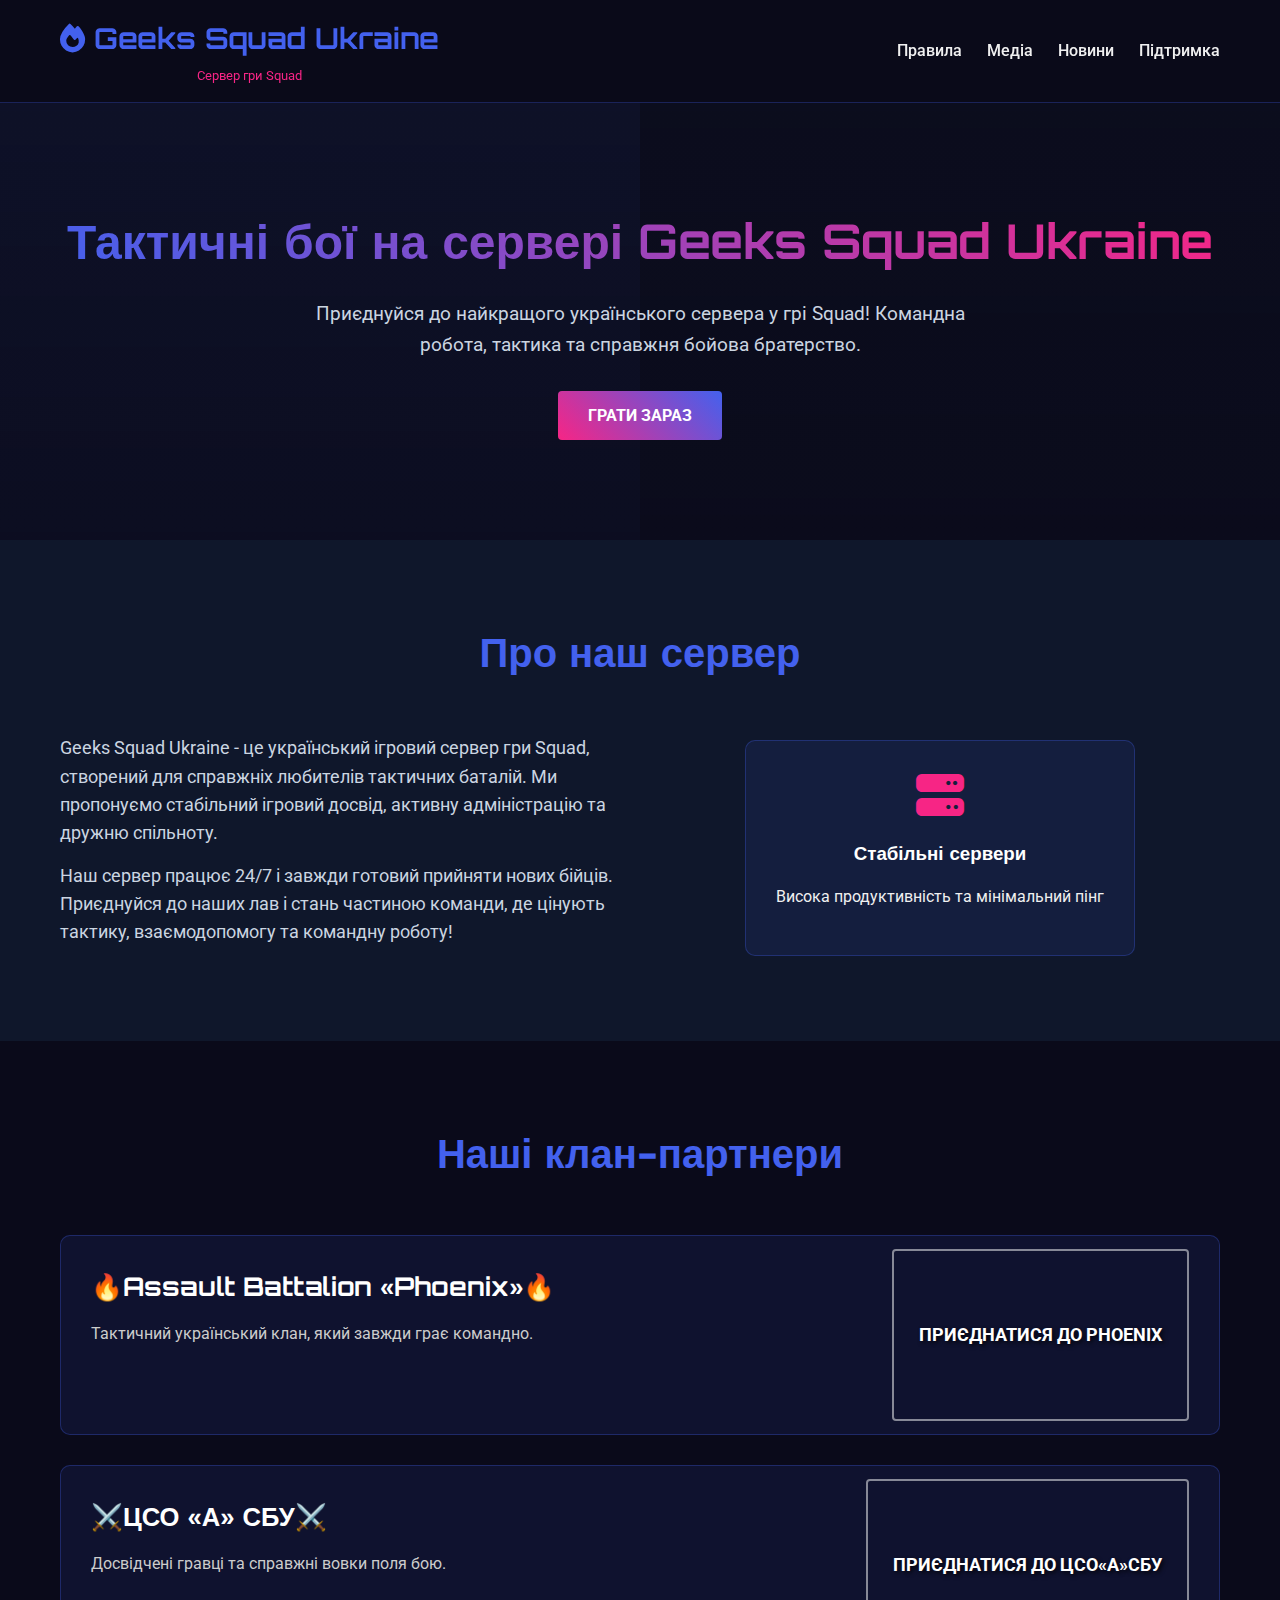
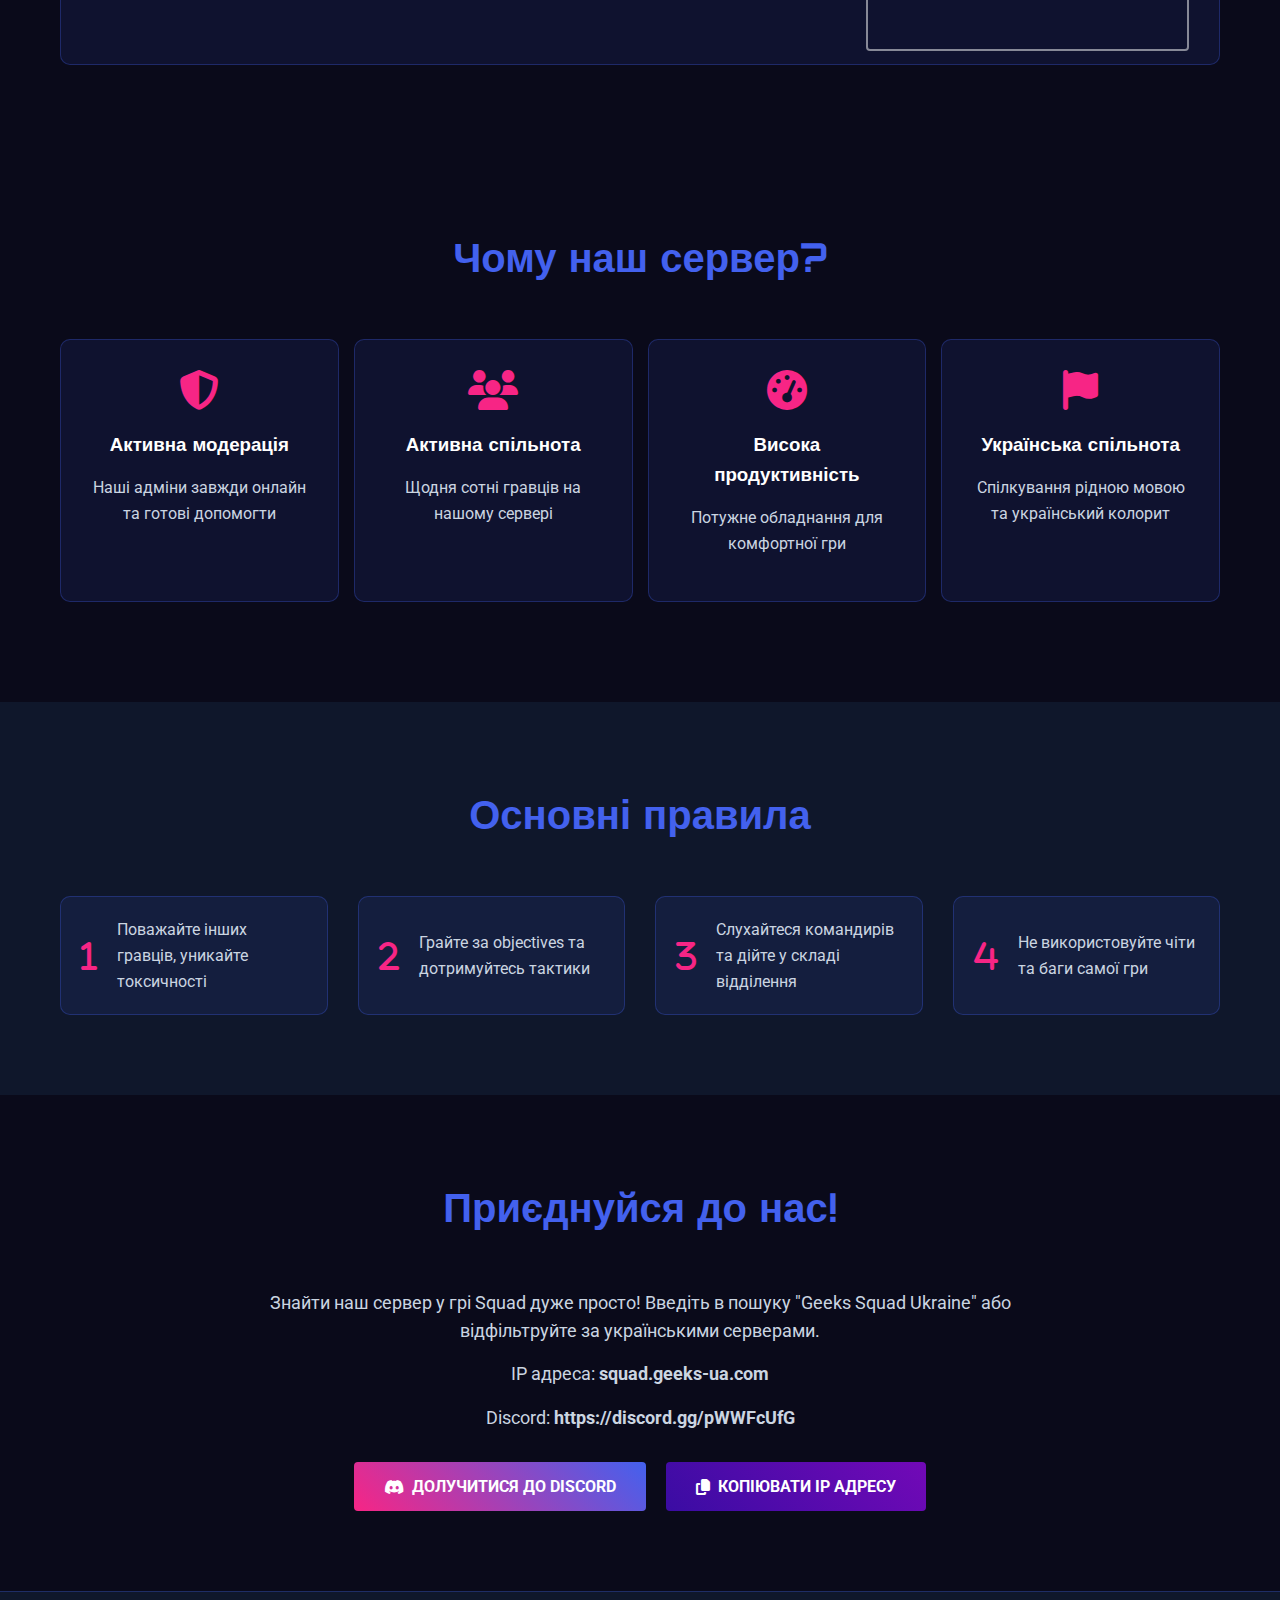
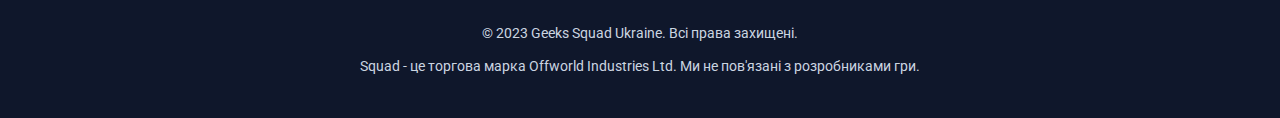
<file: Geek/index.html>
<!DOCTYPE html>
<html lang="uk">
<head>
    <meta charset="UTF-8">
    <meta name="viewport" content="width=device-width, initial-scale=1.0">
    <title>Geeks Squad Ukraine - Ігровий сервер Squad</title>
    <link rel="stylesheet" href="style.css">
    <link href="https://fonts.googleapis.com/css2?family=Orbitron:wght@400;700;900&family=Roboto:wght@300;400;700&display=swap" rel="stylesheet">
    <link rel="stylesheet" href="https://cdnjs.cloudflare.com/ajax/libs/font-awesome/6.4.0/css/all.min.css">
</head>
<body>
    <header class="header">
        <div class="container">
            <div class="logo">
                <h1><i class="fas fa-fire"></i> Geeks Squad Ukraine</h1>
                <span>Сервер гри Squad</span>
            </div>
            <nav class="nav">
                <a href="rules.html">Правила</a>
                <a href="media.html">Медіа</a>
                <a href="news.html">Новини</a>
                <a href="support.html">Підтримка</a>
            </nav>
        </div>
    </header>

    <section class="hero">
        <div class="container">
            <div class="hero-content">
                <h2>Тактичні бої на сервері Geeks Squad Ukraine</h2>
                <p>Приєднуйся до найкращого українського сервера у грі Squad! Командна робота, тактика та справжня бойова братерство.</p>
                <a href="#join" class="btn">Грати зараз</a>
            </div>
        </div>
    </section>

    <section id="about" class="about">
        <div class="container">
            <h2>Про наш сервер</h2>
            <div class="about-content">
                <div class="about-text">
                    <p>Geeks Squad Ukraine - це український ігровий сервер гри Squad, створений для справжніх любителів тактичних баталій. Ми пропонуємо стабільний ігровий досвід, активну адміністрацію та дружню спільноту.</p>
                    <p>Наш сервер працює 24/7 і завжди готовий прийняти нових бійців. Приєднуйся до наших лав і стань частиною команди, де цінують тактику, взаємодопомогу та командну роботу!</p>
                </div>
                <div class="about-image">
                    <div class="game-feature">
                        <i class="fas fa-server"></i>
                        <h3>Стабільні сервери</h3>
                        <p>Висока продуктивність та мінімальний пінг</p>
                    </div>
                </div>
            </div>
        </div>
    </section>

    <section id="clans" class="clans">
        <div class="container">
            <h2>Наші клан-партнери</h2>
            <div class="clans-grid">
                <div class="clan">
                    <h3>🔥Assault Battalion «Phoenix»🔥</h3>
                    <p>Тактичний український клан, який завжди грає командно.</p>
                    <a href="https://discord.gg/PvUJnczGeG" target="_blank" class="btn gif-button-phoenix">
                        <span class="btn-text">Приєднатися до Phoenix</span>
                    </a>
                </div>
                <div class="clan">
                    <h3>⚔️ЦСО «А» СБУ⚔️</h3>
                    <p>Досвідчені гравці та справжні вовки поля бою.</p>
                    <a href="https://discord.gg/v3Fv8XnXRY" target="_blank" class="btn gif-button-alfa">
                        <span class="btn-text">Приєднатися до ЦСО«А»СБУ</span>
                    </a>
                </div>
            </div>
        </div>
    </section>

    <section id="features" class="features">
        <div class="container">
            <h2>Чому наш сервер?</h2>
            <div class="features-grid">
                <div class="feature">
                    <i class="fas fa-shield-alt"></i>
                    <h3>Активна модерація</h3>
                    <p>Наші адміни завжди онлайн та готові допомогти</p>
                </div>
                <div class="feature">
                    <i class="fas fa-users"></i>
                    <h3>Активна спільнота</h3>
                    <p>Щодня сотні гравців на нашому сервері</p>
                </div>
                <div class="feature">
                    <i class="fas fa-tachometer-alt"></i>
                    <h3>Висока продуктивність</h3>
                    <p>Потужне обладнання для комфортної гри</p>
                </div>
                <div class="feature">
                    <i class="fas fa-flag"></i>
                    <h3>Українська спільнота</h3>
                    <p>Спілкування рідною мовою та український колорит</p>
                </div>
            </div>
        </div>
    </section>

    <section id="rules" class="rules">
        <div class="container">
            <h2>Основні правила</h2>
            <div class="rules-content">
                <div class="rule">
                    <i class="fas fa-1"></i>
                    <p>Поважайте інших гравців, уникайте токсичності</p>
                </div>
                <div class="rule">
                    <i class="fas fa-2"></i>
                    <p>Грайте за objectives та дотримуйтесь тактики</p>
                </div>
                <div class="rule">
                    <i class="fas fa-3"></i>
                    <p>Слухайтеся командирів та дійте у складі відділення</p>
                </div>
                <div class="rule">
                    <i class="fas fa-4"></i>
                    <p>Не використовуйте чіти та баги самої гри</p>
                </div>
            </div>
        </div>
    </section>

    <section id="join" class="join">
        <div class="container">
            <h2>Приєднуйся до нас!</h2>
            <div class="join-content">
                <div class="join-text">
                    <p>Знайти наш сервер у грі Squad дуже просто! Введіть в пошуку "Geeks Squad Ukraine" або відфільтруйте за українськими серверами.</p>
                    <p>IP адреса: <strong>squad.geeks-ua.com</strong></p>
                    <p>Discord: <strong>https://discord.gg/pWWFcUfG</strong></p>
                </div>
                <div class="join-actions">
                    <a href="https://dsc.gg/geeks-squad" target="_blank" class="btn">
                        <i class="fab fa-discord"></i> Долучитися до Discord
                    </a>
                    <a href="#" class="btn btn-secondary" id="copyIpBtn">
                        <i class="fas fa-copy"></i> Копіювати IP адресу
                    </a>
                </div>
            </div>
        </div>
    </section>

    <footer class="footer">
        <div class="container">
            <p>&copy; 2023 Geeks Squad Ukraine. Всі права захищені.</p>
            <p>Squad - це торгова марка Offworld Industries Ltd. Ми не пов'язані з розробниками гри.</p>
        </div>
    </footer>

    <script>
        document.getElementById('copyIpBtn').addEventListener('click', function(e) {
            e.preventDefault();
            navigator.clipboard.writeText('squad.geeks-ua.com')
                .then(() => {
                    const originalText = this.innerHTML;
                    this.innerHTML = '<i class="fas fa-check"></i> IP скопійовано!';
                    setTimeout(() => {
                        this.innerHTML = originalText;
                    }, 2000);
                })
                .catch(err => {
                    console.error('Помилка копіювання: ', err);
                });
        });
    </script>
</body>
</html>
</file>
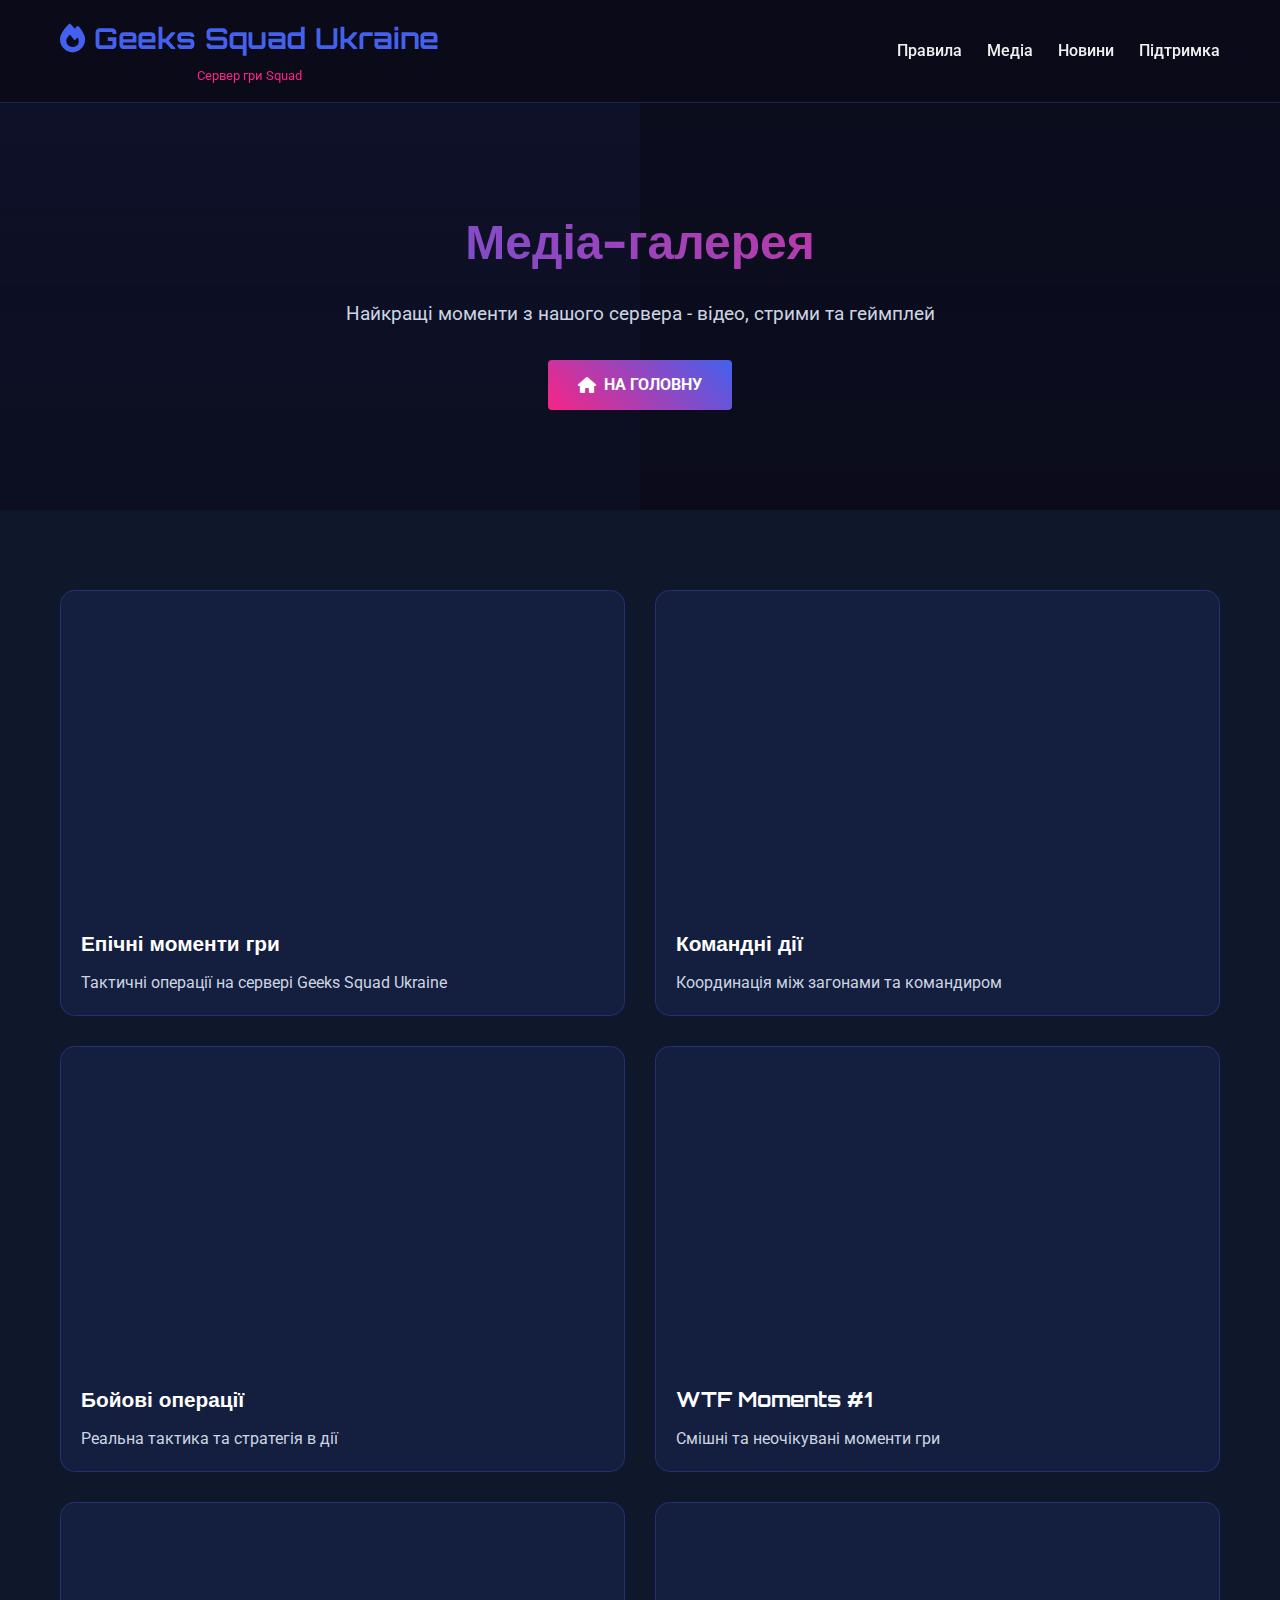
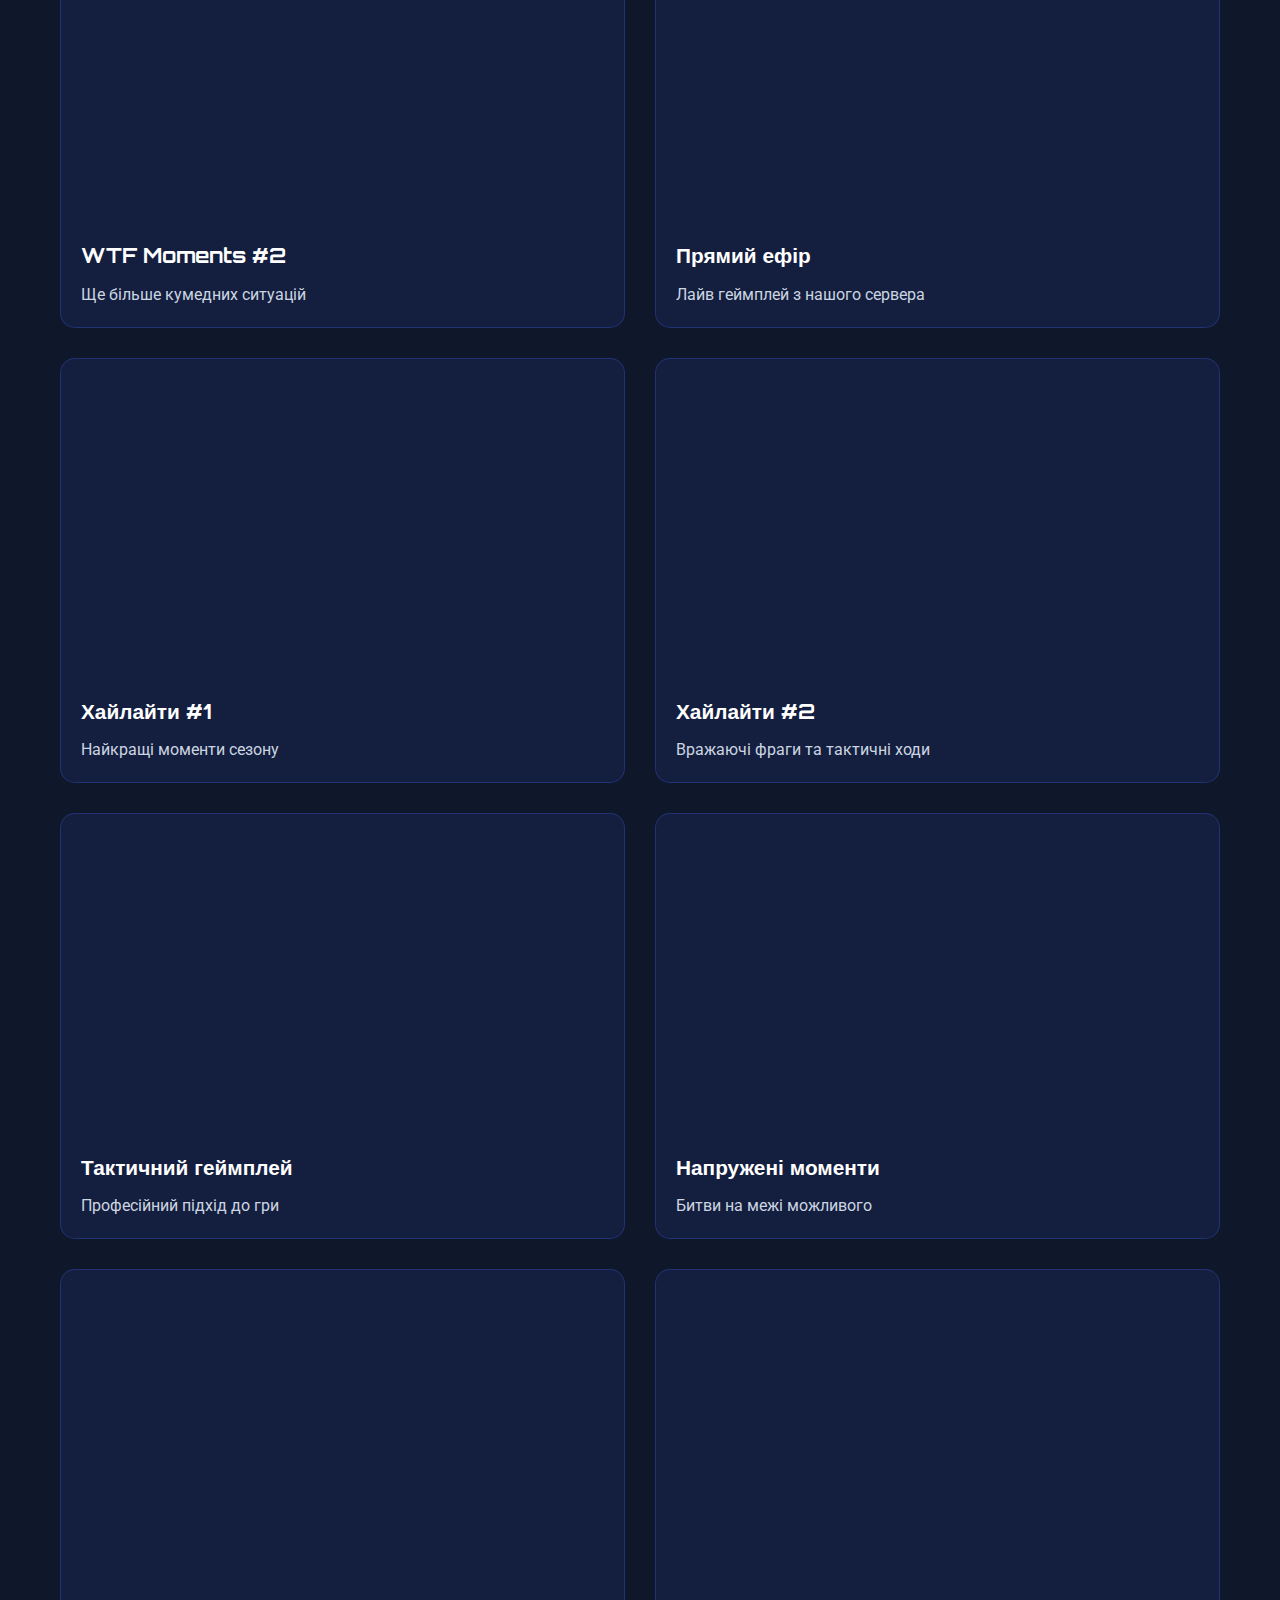
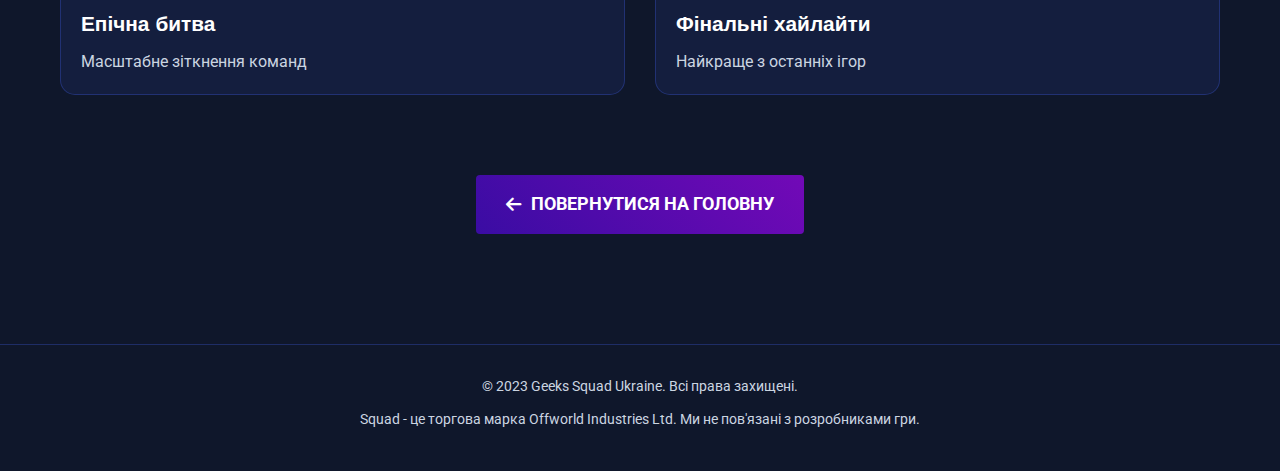
<file: Geek/media.html>
<!DOCTYPE html>
<html lang="uk">
<head>
    <meta charset="UTF-8">
    <meta name="viewport" content="width=device-width, initial-scale=1.0">
    <title>Медіа - Geeks Squad Ukraine</title>
    <link rel="stylesheet" href="style.css">
    <link href="https://fonts.googleapis.com/css2?family=Orbitron:wght@400;700;900&family=Roboto:wght@300;400;700&display=swap" rel="stylesheet">
    <link rel="stylesheet" href="https://cdnjs.cloudflare.com/ajax/libs/font-awesome/6.4.0/css/all.min.css">
</head>
<body>
    <header class="header">
        <div class="container">
            <div class="logo">
                <h1><i class="fas fa-fire"></i> Geeks Squad Ukraine</h1>
                <span>Сервер гри Squad</span>
            </div>
            <nav class="nav">
                <a href="rules.html">Правила</a>
                <a href="media.html">Медіа</a>
                <a href="news.html">Новини</a>
                <a href="support.html">Підтримка</a>
            </nav>
        </div>
    </header>

    <section class="hero">
        <div class="container">
            <div class="hero-content">
                <h2>Медіа-галерея</h2>
                <p>Найкращі моменти з нашого сервера - відео, стрими та геймплей</p>
                <a href="index.html" class="btn">
                    <i class="fas fa-home"></i> На головну
                </a>
            </div>
        </div>
    </section>

    <section class="media-gallery">
        <div class="container">
            <div class="media-grid">
                <!-- Video 1 -->
                <div class="media-item">
                    <div class="video-container">
                        <iframe src="https://www.youtube.com/embed/ZNByBl6h2Tg"
                                title="Squad Gameplay 1"
                                frameborder="0"
                                allow="accelerometer; autoplay; clipboard-write; encrypted-media; gyroscope; picture-in-picture"
                                allowfullscreen>
                        </iframe>
                    </div>
                    <div class="media-info">
                        <h3>Епічні моменти гри</h3>
                        <p>Тактичні операції на сервері Geeks Squad Ukraine</p>
                    </div>
                </div>

                <!-- Video 2 -->
                <div class="media-item">
                    <div class="video-container">
                        <iframe src="https://www.youtube.com/embed/j_gp6LMXYEc"
                                title="Squad Gameplay 2"
                                frameborder="0"
                                allow="accelerometer; autoplay; clipboard-write; encrypted-media; gyroscope; picture-in-picture"
                                allowfullscreen>
                        </iframe>
                    </div>
                    <div class="media-info">
                        <h3>Командні дії</h3>
                        <p>Координація між загонами та командиром</p>
                    </div>
                </div>

                <!-- Video 3 -->
                <div class="media-item">
                    <div class="video-container">
                        <iframe src="https://www.youtube.com/embed/eXMY-IrNseM"
                                title="Squad Gameplay 3"
                                frameborder="0"
                                allow="accelerometer; autoplay; clipboard-write; encrypted-media; gyroscope; picture-in-picture"
                                allowfullscreen>
                        </iframe>
                    </div>
                    <div class="media-info">
                        <h3>Бойові операції</h3>
                        <p>Реальна тактика та стратегія в дії</p>
                    </div>
                </div>

                <!-- Video 4 -->
                <div class="media-item">
                    <div class="video-container">
                        <iframe src="https://www.youtube.com/embed/95YWjs2YKu0"
                                title="Squad WTF Moments 1"
                                frameborder="0"
                                allow="accelerometer; autoplay; clipboard-write; encrypted-media; gyroscope; picture-in-picture"
                                allowfullscreen>
                        </iframe>
                    </div>
                    <div class="media-info">
                        <h3>WTF Moments #1</h3>
                        <p>Смішні та неочікувані моменти гри</p>
                    </div>
                </div>

                <!-- Video 5 -->
                <div class="media-item">
                    <div class="video-container">
                        <iframe src="https://www.youtube.com/embed/DYMAnpMxKVk"
                                title="Squad WTF Moments 2"
                                frameborder="0"
                                allow="accelerometer; autoplay; clipboard-write; encrypted-media; gyroscope; picture-in-picture"
                                allowfullscreen>
                        </iframe>
                    </div>
                    <div class="media-info">
                        <h3>WTF Moments #2</h3>
                        <p>Ще більше кумедних ситуацій</p>
                    </div>
                </div>

                <!-- Video 6 -->
                <div class="media-item">
                    <div class="video-container">
                        <iframe src="https://www.youtube.com/embed/yj9WVRhoCvg"
                                title="Squad Live Stream"
                                frameborder="0"
                                allow="accelerometer; autoplay; clipboard-write; encrypted-media; gyroscope; picture-in-picture"
                                allowfullscreen>
                        </iframe>
                    </div>
                    <div class="media-info">
                        <h3>Прямий ефір</h3>
                        <p>Лайв геймплей з нашого сервера</p>
                    </div>
                </div>

                <!-- Video 7 -->
                <div class="media-item">
                    <div class="video-container">
                        <iframe src="https://www.youtube.com/embed/y-atciCUlLk"
                                title="Squad Highlights 1"
                                frameborder="0"
                                allow="accelerometer; autoplay; clipboard-write; encrypted-media; gyroscope; picture-in-picture"
                                allowfullscreen>
                        </iframe>
                    </div>
                    <div class="media-info">
                        <h3>Хайлайти #1</h3>
                        <p>Найкращі моменти сезону</p>
                    </div>
                </div>

                <!-- Video 8 -->
                <div class="media-item">
                    <div class="video-container">
                        <iframe src="https://www.youtube.com/embed/b0nILvHhBOw"
                                title="Squad Highlights 2"
                                frameborder="0"
                                allow="accelerometer; autoplay; clipboard-write; encrypted-media; gyroscope; picture-in-picture"
                                allowfullscreen>
                        </iframe>
                    </div>
                    <div class="media-info">
                        <h3>Хайлайти #2</h3>
                        <p>Вражаючі фраги та тактичні ходи</p>
                    </div>
                </div>

                <!-- Video 9 -->
                <div class="media-item">
                    <div class="video-container">
                        <iframe src="https://www.youtube.com/embed/sCGJbz989dA"
                                title="Squad Tactical Gameplay"
                                frameborder="0"
                                allow="accelerometer; autoplay; clipboard-write; encrypted-media; gyroscope; picture-in-picture"
                                allowfullscreen>
                        </iframe>
                    </div>
                    <div class="media-info">
                        <h3>Тактичний геймплей</h3>
                        <p>Професійний підхід до гри</p>
                    </div>
                </div>

                <!-- Video 10 -->
                <div class="media-item">
                    <div class="video-container">
                        <iframe src="https://www.youtube.com/embed/EhNd2lLQkJA"
                                title="Squad Intense Moments"
                                frameborder="0"
                                allow="accelerometer; autoplay; clipboard-write; encrypted-media; gyroscope; picture-in-picture"
                                allowfullscreen>
                        </iframe>
                    </div>
                    <div class="media-info">
                        <h3>Напружені моменти</h3>
                        <p>Битви на межі можливого</p>
                    </div>
                </div>

                <!-- Video 11 -->
                <div class="media-item">
                    <div class="video-container">
                        <iframe src="https://www.youtube.com/embed/FUDQLFYdRNk"
                                title="Squad Epic Battle"
                                frameborder="0"
                                allow="accelerometer; autoplay; clipboard-write; encrypted-media; gyroscope; picture-in-picture"
                                allowfullscreen>
                        </iframe>
                    </div>
                    <div class="media-info">
                        <h3>Епічна битва</h3>
                        <p>Масштабне зіткнення команд</p>
                    </div>
                </div>

                <!-- Video 12 -->
                <div class="media-item">
                    <div class="video-container">
                        <iframe src="https://www.youtube.com/embed/Pao6ZbBzn9o"
                                title="Squad Final Highlights"
                                frameborder="0"
                                allow="accelerometer; autoplay; clipboard-write; encrypted-media; gyroscope; picture-in-picture"
                                allowfullscreen>
                        </iframe>
                    </div>
                    <div class="media-info">
                        <h3>Фінальні хайлайти</h3>
                        <p>Найкраще з останніх ігор</p>
                    </div>
                </div>
            </div>

            <!-- Back to Home Button -->
            <div class="back-home">
                <a href="index.html" class="btn btn-secondary">
                    <i class="fas fa-arrow-left"></i> Повернутися на головну
                </a>
            </div>
        </div>
    </section>

    <footer class="footer">
        <div class="container">
            <p>&copy; 2023 Geeks Squad Ukraine. Всі права захищені.</p>
            <p>Squad - це торгова марка Offworld Industries Ltd. Ми не пов'язані з розробниками гри.</p>
        </div>
    </footer>
</body>
</html>
</file>
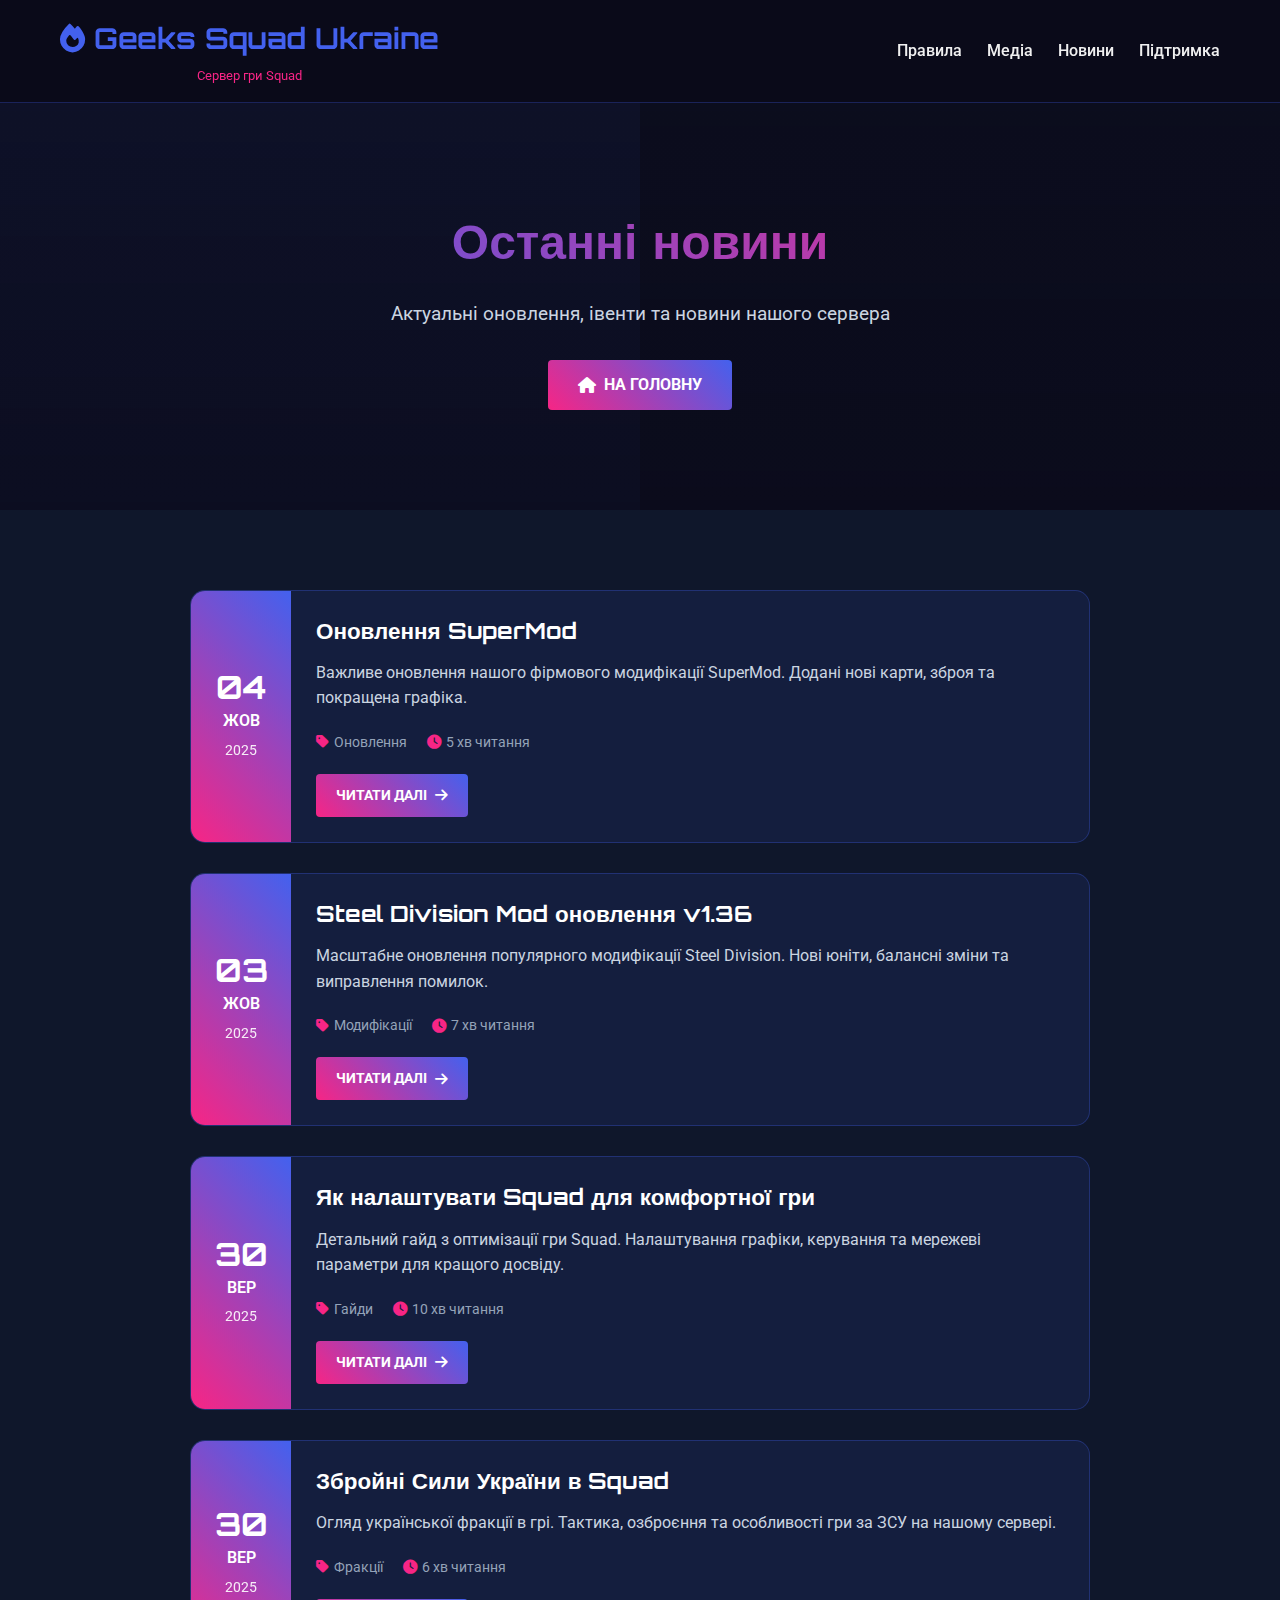
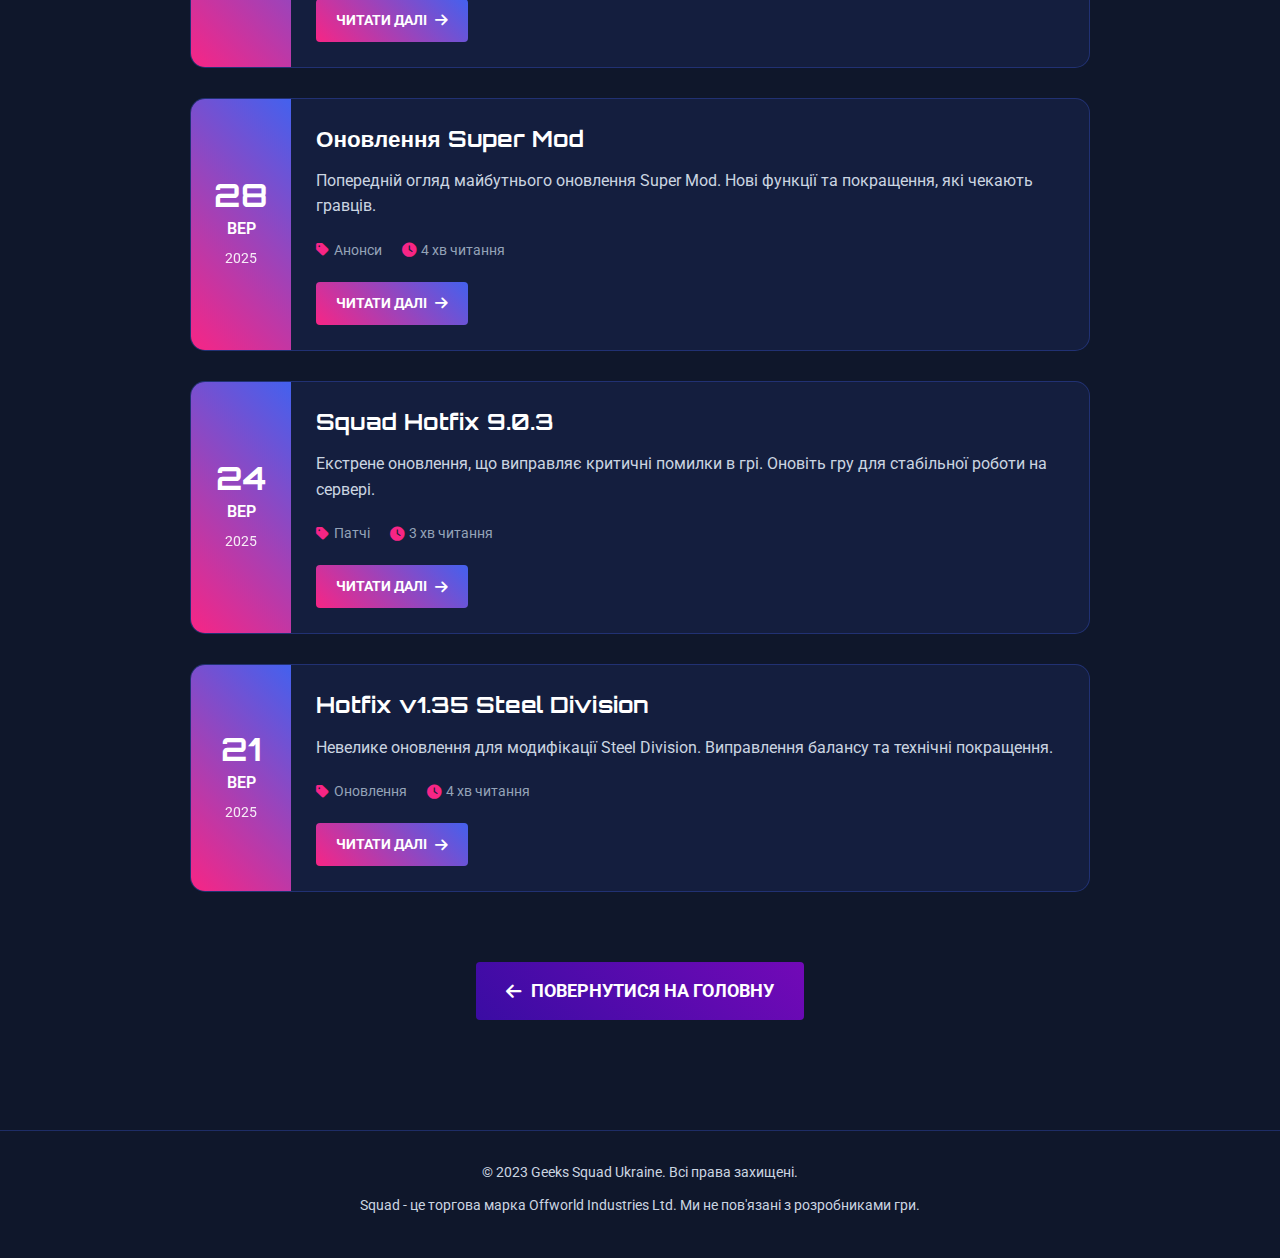
<file: Geek/news.html>
<!DOCTYPE html>
<html lang="uk">
<head>
    <meta charset="UTF-8">
    <meta name="viewport" content="width=device-width, initial-scale=1.0">
    <title>Новини - Geeks Squad Ukraine</title>
    <link rel="stylesheet" href="style.css">
    <link href="https://fonts.googleapis.com/css2?family=Orbitron:wght@400;700;900&family=Roboto:wght@300;400;700&display=swap" rel="stylesheet">
    <link rel="stylesheet" href="https://cdnjs.cloudflare.com/ajax/libs/font-awesome/6.4.0/css/all.min.css">
</head>
<body>
    <header class="header">
        <div class="container">
            <div class="logo">
                <h1><i class="fas fa-fire"></i> Geeks Squad Ukraine</h1>
                <span>Сервер гри Squad</span>
            </div>
            <nav class="nav">
                <a href="rules.html">Правила</a>
                <a href="media.html">Медіа</a>
                <a href="news.html">Новини</a>
                <a href="support.html">Підтримка</a>
            </nav>
        </div>
    </header>

    <section class="hero">
        <div class="container">
            <div class="hero-content">
                <h2>Останні новини</h2>
                <p>Актуальні оновлення, івенти та новини нашого сервера</p>
                <a href="index.html" class="btn">
                    <i class="fas fa-home"></i> На головну
                </a>
            </div>
        </div>
    </section>

    <section class="news-page">
        <div class="container">
            <div class="news-grid">
                <!-- News Item 1 -->
                <article class="news-item">
                    <div class="news-date">
                        <span class="date-day">04</span>
                        <span class="date-month">Жов</span>
                        <span class="date-year">2025</span>
                    </div>
                    <div class="news-content">
                        <h3>Оновлення SuperMod</h3>
                        <p>Важливе оновлення нашого фірмового модифікації SuperMod. Додані нові карти, зброя та покращена графіка.</p>
                        <div class="news-meta">
                            <span><i class="fas fa-tag"></i> Оновлення</span>
                            <span><i class="fas fa-clock"></i> 5 хв читання</span>
                        </div>
                        <!-- На це посилання -->
                        <a href="supermod-update.html" class="btn btn-small">
                            Читати далі <i class="fas fa-arrow-right"></i>
                        </a>
                    </div>
                </article>

                <!-- News Item 2 -->
                <article class="news-item">
                    <div class="news-date">
                        <span class="date-day">03</span>
                        <span class="date-month">Жов</span>
                        <span class="date-year">2025</span>
                    </div>
                    <div class="news-content">
                        <h3>Steel Division Mod оновлення v1.36</h3>
                        <p>Масштабне оновлення популярного модифікації Steel Division. Нові юніти, балансні зміни та виправлення помилок.</p>
                        <div class="news-meta">
                            <span><i class="fas fa-tag"></i> Модифікації</span>
                            <span><i class="fas fa-clock"></i> 7 хв читання</span>
                        </div>
                        <a href="https://geeks-squad.com.ua/steel-division-mod-onovlennia-v1-36/" target="_blank" class="btn btn-small">
                            Читати далі <i class="fas fa-arrow-right"></i>
                        </a>
                    </div>
                </article>

                <!-- News Item 3 -->
                <article class="news-item">
                    <div class="news-date">
                        <span class="date-day">30</span>
                        <span class="date-month">Вер</span>
                        <span class="date-year">2025</span>
                    </div>
                    <div class="news-content">
                        <h3>Як налаштувати Squad для комфортної гри</h3>
                        <p>Детальний гайд з оптимізації гри Squad. Налаштування графіки, керування та мережеві параметри для кращого досвіду.</p>
                        <div class="news-meta">
                            <span><i class="fas fa-tag"></i> Гайди</span>
                            <span><i class="fas fa-clock"></i> 10 хв читання</span>
                        </div>
                        <a href="https://geeks-squad.com.ua/yak-nalashtuvaty-squad-dlia-komfortnoi-hry/" target="_blank" class="btn btn-small">
                            Читати далі <i class="fas fa-arrow-right"></i>
                        </a>
                    </div>
                </article>

                <!-- News Item 4 -->
                <article class="news-item">
                    <div class="news-date">
                        <span class="date-day">30</span>
                        <span class="date-month">Вер</span>
                        <span class="date-year">2025</span>
                    </div>
                    <div class="news-content">
                        <h3>Збройні Сили України в Squad</h3>
                        <p>Огляд української фракції в грі. Тактика, озброєння та особливості гри за ЗСУ на нашому сервері.</p>
                        <div class="news-meta">
                            <span><i class="fas fa-tag"></i> Фракції</span>
                            <span><i class="fas fa-clock"></i> 6 хв читання</span>
                        </div>
                        <a href="https://geeks-squad.com.ua/zbroyni-syly-ukrain-squad/" target="_blank" class="btn btn-small">
                            Читати далі <i class="fas fa-arrow-right"></i>
                        </a>
                    </div>
                </article>

                <!-- News Item 5 -->
                <article class="news-item">
                    <div class="news-date">
                        <span class="date-day">28</span>
                        <span class="date-month">Вер</span>
                        <span class="date-year">2025</span>
                    </div>
                    <div class="news-content">
                        <h3>Оновлення Super Mod</h3>
                        <p>Попередній огляд майбутнього оновлення Super Mod. Нові функції та покращення, які чекають гравців.</p>
                        <div class="news-meta">
                            <span><i class="fas fa-tag"></i> Анонси</span>
                            <span><i class="fas fa-clock"></i> 4 хв читання</span>
                        </div>
                        <a href="https://geeks-squad.com.ua/onovlennia-super-mod/" target="_blank" class="btn btn-small">
                            Читати далі <i class="fas fa-arrow-right"></i>
                        </a>
                    </div>
                </article>

                <!-- News Item 6 -->
                <article class="news-item">
                    <div class="news-date">
                        <span class="date-day">24</span>
                        <span class="date-month">Вер</span>
                        <span class="date-year">2025</span>
                    </div>
                    <div class="news-content">
                        <h3>Squad Hotfix 9.0.3</h3>
                        <p>Екстрене оновлення, що виправляє критичні помилки в грі. Оновіть гру для стабільної роботи на сервері.</p>
                        <div class="news-meta">
                            <span><i class="fas fa-tag"></i> Патчі</span>
                            <span><i class="fas fa-clock"></i> 3 хв читання</span>
                        </div>
                        <a href="https://geeks-squad.com.ua/squad-hotfix-9-0-3/" target="_blank" class="btn btn-small">
                            Читати далі <i class="fas fa-arrow-right"></i>
                        </a>
                    </div>
                </article>

                <!-- News Item 7 -->
                <article class="news-item">
                    <div class="news-date">
                        <span class="date-day">21</span>
                        <span class="date-month">Вер</span>
                        <span class="date-year">2025</span>
                    </div>
                    <div class="news-content">
                        <h3>Hotfix v1.35 Steel Division</h3>
                        <p>Невелике оновлення для модифікації Steel Division. Виправлення балансу та технічні покращення.</p>
                        <div class="news-meta">
                            <span><i class="fas fa-tag"></i> Оновлення</span>
                            <span><i class="fas fa-clock"></i> 4 хв читання</span>
                        </div>
                        <a href="https://geeks-squad.com.ua/hotfix-v1-35-steel-division/" target="_blank" class="btn btn-small">
                            Читати далі <i class="fas fa-arrow-right"></i>
                        </a>
                    </div>
                </article>
            </div>

            <!-- Back to Home Button -->
            <div class="back-home">
                <a href="index.html" class="btn btn-secondary">
                    <i class="fas fa-arrow-left"></i> Повернутися на головну
                </a>
            </div>
        </div>
    </section>

    <footer class="footer">
        <div class="container">
            <p>&copy; 2023 Geeks Squad Ukraine. Всі права захищені.</p>
            <p>Squad - це торгова марка Offworld Industries Ltd. Ми не пов'язані з розробниками гри.</p>
        </div>
    </footer>
</body>
</html>
</file>
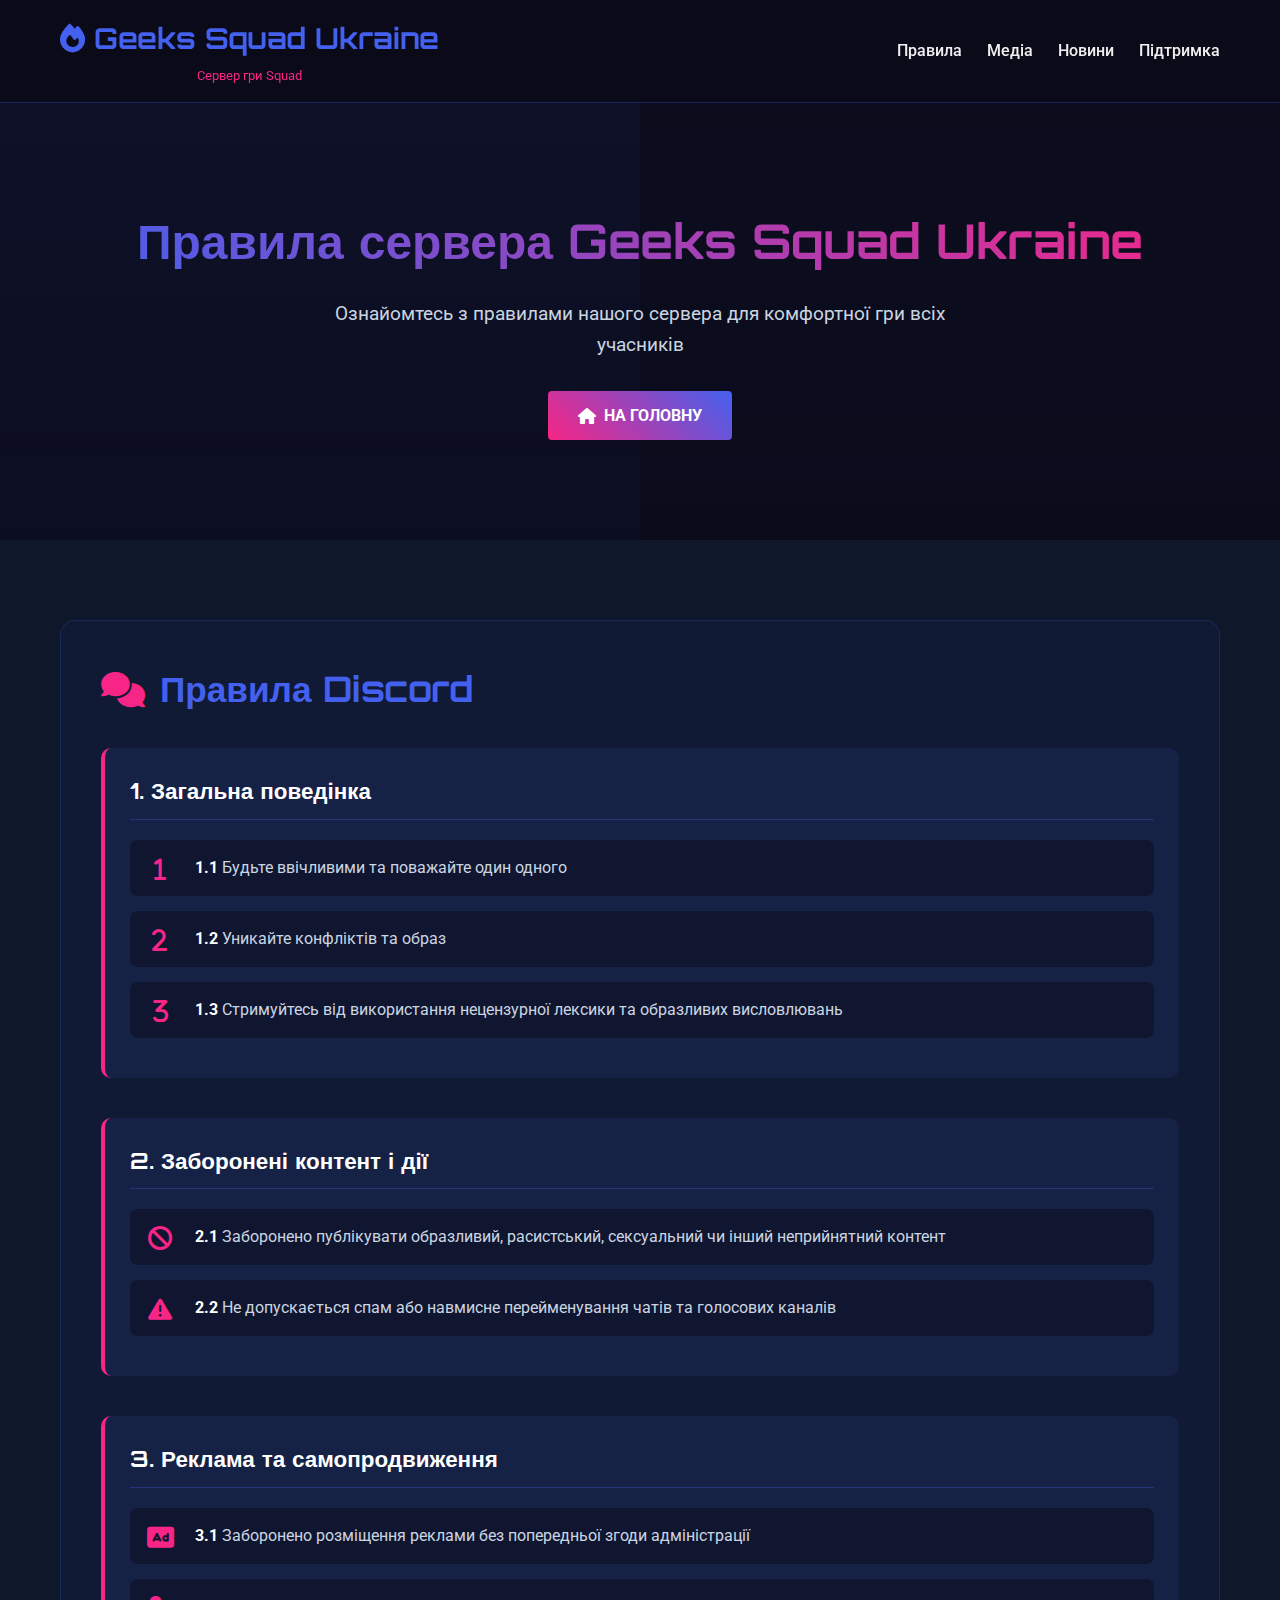
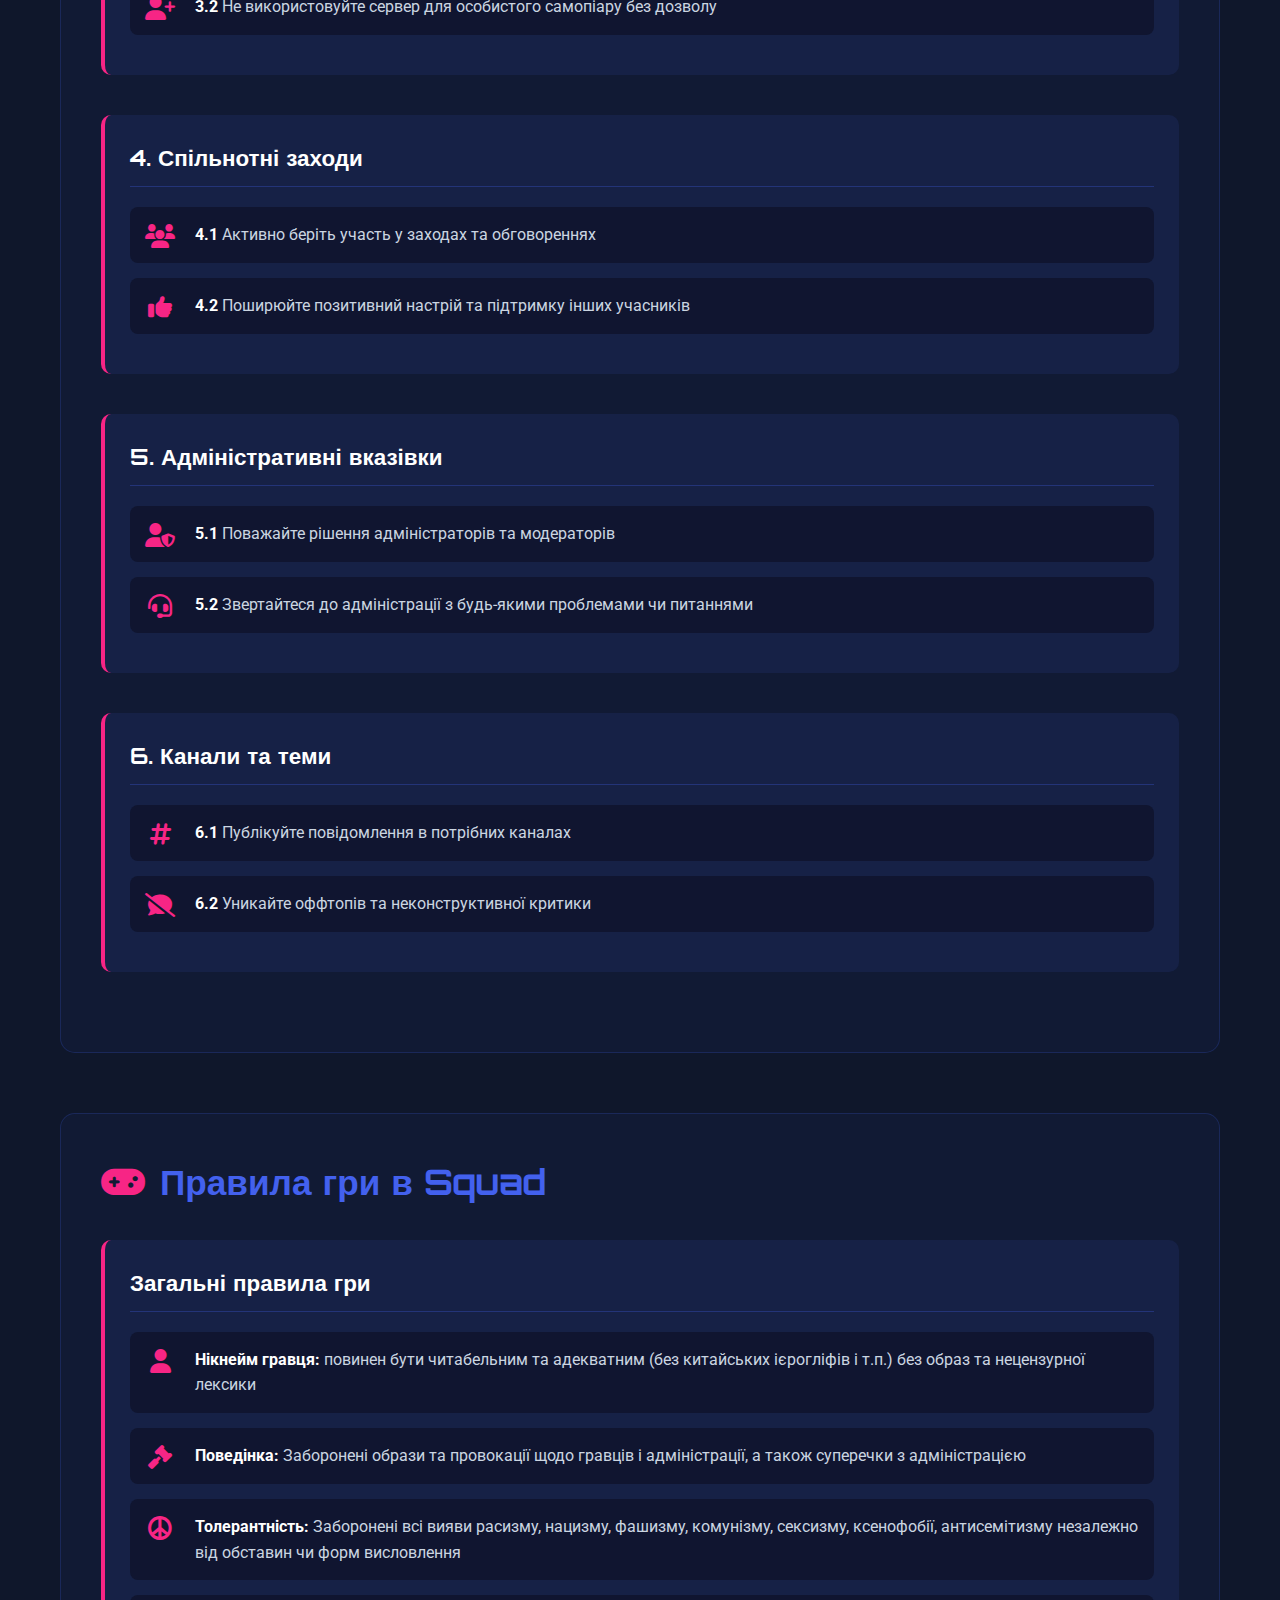
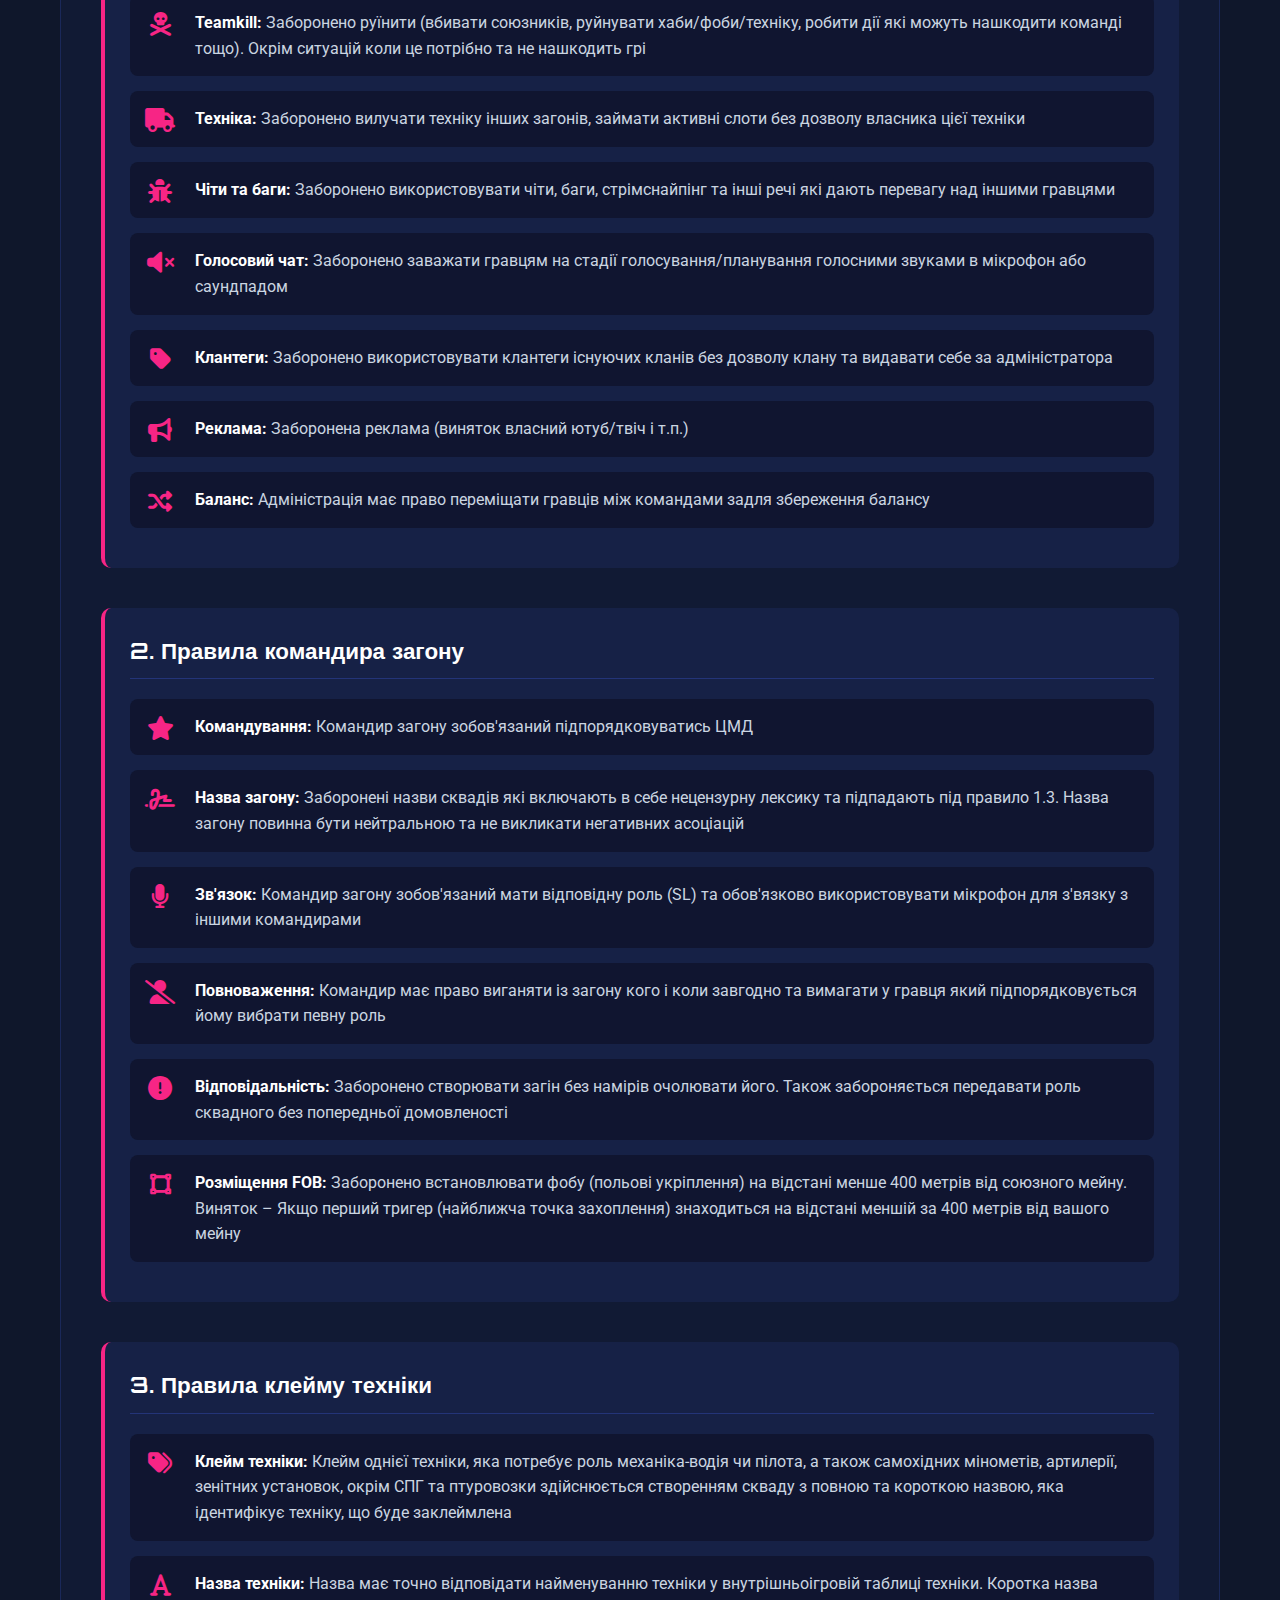
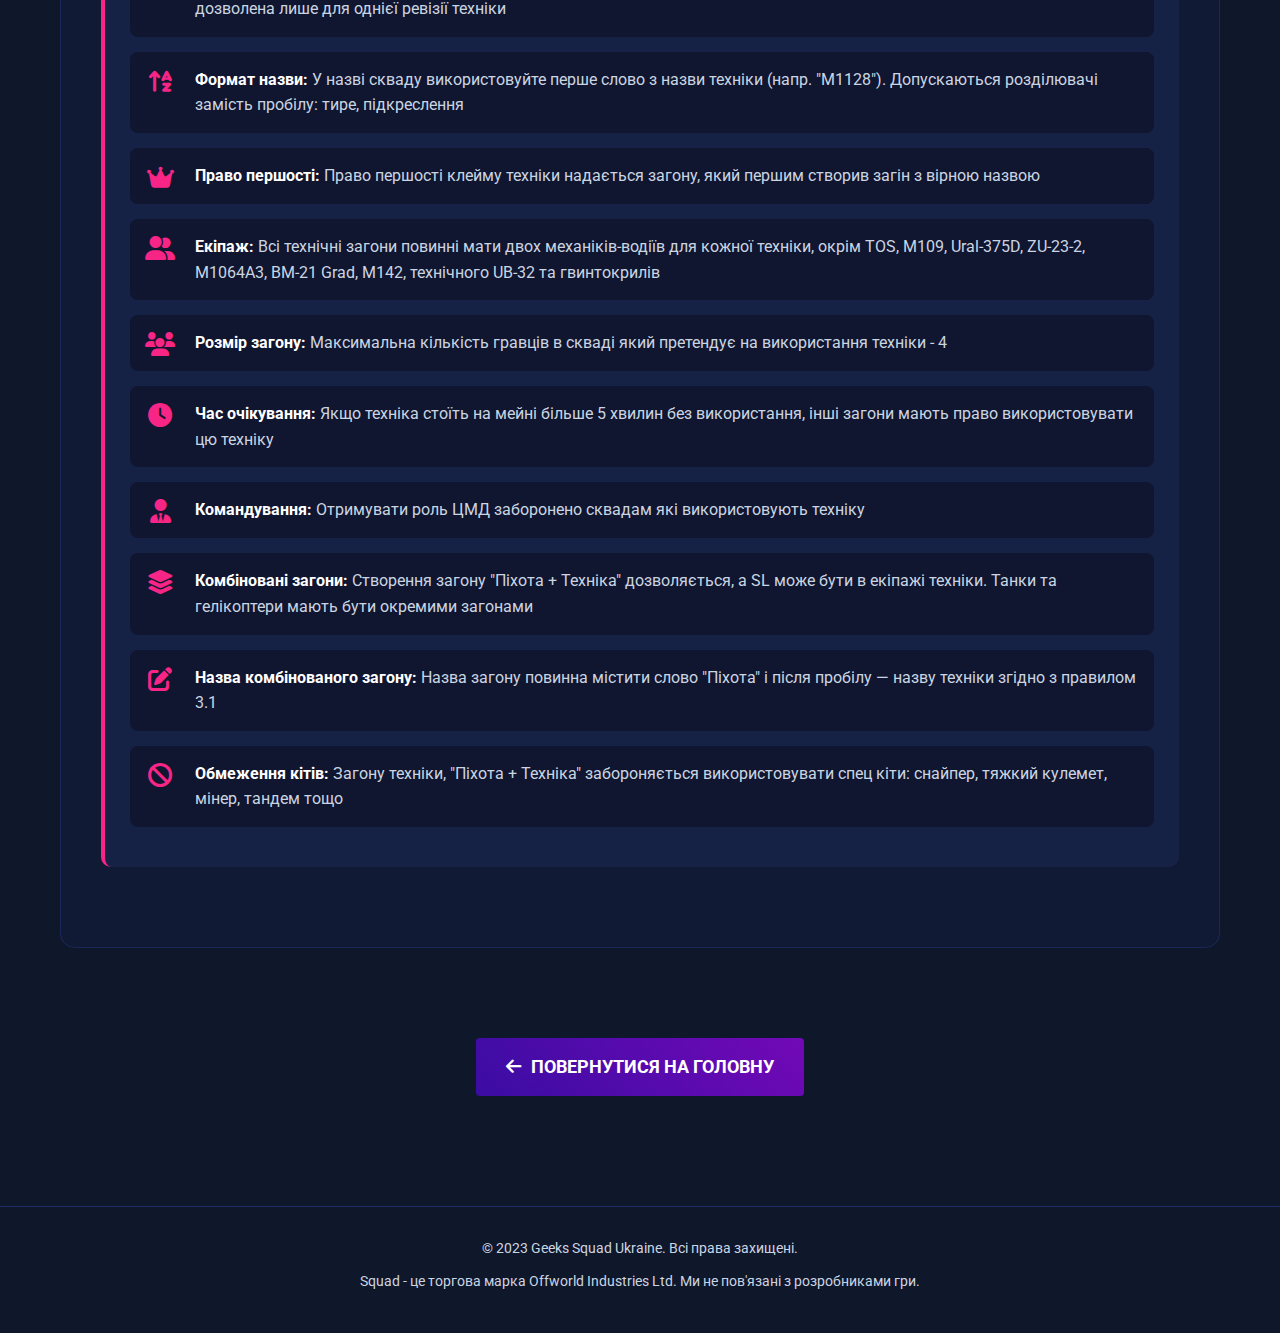
<file: Geek/rules.html>
<!DOCTYPE html>
<html lang="uk">
<head>
    <meta charset="UTF-8">
    <meta name="viewport" content="width=device-width, initial-scale=1.0">
    <title>Правила - Geeks Squad Ukraine</title>
    <link rel="stylesheet" href="style.css">
    <link href="https://fonts.googleapis.com/css2?family=Orbitron:wght@400;700;900&family=Roboto:wght@300;400;700&display=swap" rel="stylesheet">
    <link rel="stylesheet" href="https://cdnjs.cloudflare.com/ajax/libs/font-awesome/6.4.0/css/all.min.css">
</head>
<body>
    <header class="header">
        <div class="container">
            <div class="logo">
                <h1><i class="fas fa-fire"></i> Geeks Squad Ukraine</h1>
                <span>Сервер гри Squad</span>
            </div>
            <nav class="nav">
                <a href="rules.html">Правила</a>
                <a href="media.html">Медіа</a>
                <a href="news.html">Новини</a>
                <a href="support.html">Підтримка</a>
            </nav>
        </div>
    </header>

    <section class="hero">
        <div class="container">
            <div class="hero-content">
                <h2>Правила сервера Geeks Squad Ukraine</h2>
                <p>Ознайомтесь з правилами нашого сервера для комфортної гри всіх учасників</p>
                <a href="index.html" class="btn">
                    <i class="fas fa-home"></i> На головну
                </a>
            </div>
        </div>
    </section>

    <section class="rules-page">
        <div class="container">
            <!-- Discord Rules -->
            <div class="rules-section">
                <h2><i class="fas fa-comments"></i> Правила Discord</h2>

                <div class="rules-category">
                    <h3>1. Загальна поведінка</h3>
                    <div class="rule-item">
                        <i class="fas fa-1"></i>
                        <p><strong>1.1</strong> Будьте ввічливими та поважайте один одного</p>
                    </div>
                    <div class="rule-item">
                        <i class="fas fa-2"></i>
                        <p><strong>1.2</strong> Уникайте конфліктів та образ</p>
                    </div>
                    <div class="rule-item">
                        <i class="fas fa-3"></i>
                        <p><strong>1.3</strong> Стримуйтесь від використання нецензурної лексики та образливих висловлювань</p>
                    </div>
                </div>

                <div class="rules-category">
                    <h3>2. Заборонені контент і дії</h3>
                    <div class="rule-item">
                        <i class="fas fa-ban"></i>
                        <p><strong>2.1</strong> Заборонено публікувати образливий, расистський, сексуальний чи інший неприйнятний контент</p>
                    </div>
                    <div class="rule-item">
                        <i class="fas fa-exclamation-triangle"></i>
                        <p><strong>2.2</strong> Не допускається спам або навмисне перейменування чатів та голосових каналів</p>
                    </div>
                </div>

                <div class="rules-category">
                    <h3>3. Реклама та самопродвиження</h3>
                    <div class="rule-item">
                        <i class="fas fa-ad"></i>
                        <p><strong>3.1</strong> Заборонено розміщення реклами без попередньої згоди адміністрації</p>
                    </div>
                    <div class="rule-item">
                        <i class="fas fa-user-plus"></i>
                        <p><strong>3.2</strong> Не використовуйте сервер для особистого самопіару без дозволу</p>
                    </div>
                </div>

                <div class="rules-category">
                    <h3>4. Спільнотні заходи</h3>
                    <div class="rule-item">
                        <i class="fas fa-users"></i>
                        <p><strong>4.1</strong> Активно беріть участь у заходах та обговореннях</p>
                    </div>
                    <div class="rule-item">
                        <i class="fas fa-thumbs-up"></i>
                        <p><strong>4.2</strong> Поширюйте позитивний настрій та підтримку інших учасників</p>
                    </div>
                </div>

                <div class="rules-category">
                    <h3>5. Адміністративні вказівки</h3>
                    <div class="rule-item">
                        <i class="fas fa-user-shield"></i>
                        <p><strong>5.1</strong> Поважайте рішення адміністраторів та модераторів</p>
                    </div>
                    <div class="rule-item">
                        <i class="fas fa-headset"></i>
                        <p><strong>5.2</strong> Звертайтеся до адміністрації з будь-якими проблемами чи питаннями</p>
                    </div>
                </div>

                <div class="rules-category">
                    <h3>6. Канали та теми</h3>
                    <div class="rule-item">
                        <i class="fas fa-hashtag"></i>
                        <p><strong>6.1</strong> Публікуйте повідомлення в потрібних каналах</p>
                    </div>
                    <div class="rule-item">
                        <i class="fas fa-comment-slash"></i>
                        <p><strong>6.2</strong> Уникайте оффтопів та неконструктивної критики</p>
                    </div>
                </div>
            </div>

            <!-- Game Rules -->
            <div class="rules-section">
                <h2><i class="fas fa-gamepad"></i> Правила гри в Squad</h2>

                <div class="rules-category">
                    <h3>Загальні правила гри</h3>
                    <div class="rule-item">
                        <i class="fas fa-user"></i>
                        <p><strong>Нікнейм гравця:</strong> повинен бути читабельним та адекватним (без китайських ієрогліфів і т.п.) без образ та нецензурної лексики</p>
                    </div>
                    <div class="rule-item">
                        <i class="fas fa-gavel"></i>
                        <p><strong>Поведінка:</strong> Заборонені образи та провокації щодо гравців і адміністрації, а також суперечки з адміністрацією</p>
                    </div>
                    <div class="rule-item">
                        <i class="fas fa-peace"></i>
                        <p><strong>Толерантність:</strong> Заборонені всі вияви расизму, нацизму, фашизму, комунізму, сексизму, ксенофобії, антисемітизму незалежно від обставин чи форм висловлення</p>
                    </div>
                    <div class="rule-item">
                        <i class="fas fa-skull-crossbones"></i>
                        <p><strong>Teamkill:</strong> Заборонено руїнити (вбивати союзників, руйнувати хаби/фоби/техніку, робити дії які можуть нашкодити команді тощо). Окрім ситуацій коли це потрібно та не нашкодить грі</p>
                    </div>
                    <div class="rule-item">
                        <i class="fas fa-truck"></i>
                        <p><strong>Техніка:</strong> Заборонено вилучати техніку інших загонів, займати активні слоти без дозволу власника цієї техніки</p>
                    </div>
                    <div class="rule-item">
                        <i class="fas fa-bug"></i>
                        <p><strong>Чіти та баги:</strong> Заборонено використовувати чіти, баги, стрімснайпінг та інші речі які дають перевагу над іншими гравцями</p>
                    </div>
                    <div class="rule-item">
                        <i class="fas fa-volume-mute"></i>
                        <p><strong>Голосовий чат:</strong> Заборонено заважати гравцям на стадії голосування/планування голосними звуками в мікрофон або саундпадом</p>
                    </div>
                    <div class="rule-item">
                        <i class="fas fa-tag"></i>
                        <p><strong>Клантеги:</strong> Заборонено використовувати клантеги існуючих кланів без дозволу клану та видавати себе за адміністратора</p>
                    </div>
                    <div class="rule-item">
                        <i class="fas fa-bullhorn"></i>
                        <p><strong>Реклама:</strong> Заборонена реклама (виняток власний ютуб/твіч і т.п.)</p>
                    </div>
                    <div class="rule-item">
                        <i class="fas fa-random"></i>
                        <p><strong>Баланс:</strong> Адміністрація має право переміщати гравців між командами задля збереження балансу</p>
                    </div>
                </div>

                <div class="rules-category">
                    <h3>2. Правила командира загону</h3>
                    <div class="rule-item">
                        <i class="fas fa-star"></i>
                        <p><strong>Командування:</strong> Командир загону зобов'язаний підпорядковуватись ЦМД</p>
                    </div>
                    <div class="rule-item">
                        <i class="fas fa-signature"></i>
                        <p><strong>Назва загону:</strong> Заборонені назви сквадів які включають в себе нецензурну лексику та підпадають під правило 1.3. Назва загону повинна бути нейтральною та не викликати негативних асоціацій</p>
                    </div>
                    <div class="rule-item">
                        <i class="fas fa-microphone"></i>
                        <p><strong>Зв'язок:</strong> Командир загону зобов'язаний мати відповідну роль (SL) та обов'язково використовувати мікрофон для з'вязку з іншими командирами</p>
                    </div>
                    <div class="rule-item">
                        <i class="fas fa-user-slash"></i>
                        <p><strong>Повноваження:</strong> Командир має право виганяти із загону кого і коли завгодно та вимагати у гравця який підпорядковується йому вибрати певну роль</p>
                    </div>
                    <div class="rule-item">
                        <i class="fas fa-exclamation-circle"></i>
                        <p><strong>Відповідальність:</strong> Заборонено створювати загін без намірів очолювати його. Також забороняється передавати роль сквадного без попередньої домовленості</p>
                    </div>
                    <div class="rule-item">
                        <i class="fas fa-vector-square"></i>
                        <p><strong>Розміщення FOB:</strong> Заборонено встановлювати фобу (польові укріплення) на відстані менше 400 метрів від союзного мейну. Виняток – Якщо перший тригер (найближча точка захоплення) знаходиться на відстані меншій за 400 метрів від вашого мейну</p>
                    </div>
                </div>

                <div class="rules-category">
                    <h3>3. Правила клейму техніки</h3>
                    <div class="rule-item">
                        <i class="fas fa-tags"></i>
                        <p><strong>Клейм техніки:</strong> Клейм однієї техніки, яка потребує роль механіка-водія чи пілота, а також самохідних мінометів, артилерії, зенітних установок, окрім СПГ та птуровозки здійснюється створенням скваду з повною та короткою назвою, яка ідентифікує техніку, що буде заклеймлена</p>
                    </div>
                    <div class="rule-item">
                        <i class="fas fa-font"></i>
                        <p><strong>Назва техніки:</strong> Назва має точно відповідати найменуванню техніки у внутрішньоігровій таблиці техніки. Коротка назва дозволена лише для однієї ревізії техніки</p>
                    </div>
                    <div class="rule-item">
                        <i class="fas fa-sort-alpha-up"></i>
                        <p><strong>Формат назви:</strong> У назві скваду використовуйте перше слово з назви техніки (напр. "M1128"). Допускаються розділювачі замість пробілу: тире, підкреслення</p>
                    </div>
                    <div class="rule-item">
                        <i class="fas fa-crown"></i>
                        <p><strong>Право першості:</strong> Право першості клейму техніки надається загону, який першим створив загін з вірною назвою</p>
                    </div>
                    <div class="rule-item">
                        <i class="fas fa-user-friends"></i>
                        <p><strong>Екіпаж:</strong> Всі технічні загони повинні мати двох механіків-водіїв для кожної техніки, окрім TOS, M109, Ural-375D, ZU-23-2, M1064A3, BM-21 Grad, М142, технічного UB-32 та гвинтокрилів</p>
                    </div>
                    <div class="rule-item">
                        <i class="fas fa-users"></i>
                        <p><strong>Розмір загону:</strong> Максимальна кількість гравців в скваді який претендує на використання техніки - 4</p>
                    </div>
                    <div class="rule-item">
                        <i class="fas fa-clock"></i>
                        <p><strong>Час очікування:</strong> Якщо техніка стоїть на мейні більше 5 хвилин без використання, інші загони мають право використовувати цю техніку</p>
                    </div>
                    <div class="rule-item">
                        <i class="fas fa-user-tie"></i>
                        <p><strong>Командування:</strong> Отримувати роль ЦМД заборонено сквадам які використовують техніку</p>
                    </div>
                    <div class="rule-item">
                        <i class="fas fa-layer-group"></i>
                        <p><strong>Комбіновані загони:</strong> Створення загону "Піхота + Техніка" дозволяється, а SL може бути в екіпажі техніки. Танки та гелікоптери мають бути окремими загонами</p>
                    </div>
                    <div class="rule-item">
                        <i class="fas fa-edit"></i>
                        <p><strong>Назва комбінованого загону:</strong> Назва загону повинна містити слово "Піхота" і після пробілу — назву техніки згідно з правилом 3.1</p>
                    </div>
                    <div class="rule-item">
                        <i class="fas fa-ban"></i>
                        <p><strong>Обмеження кітів:</strong> Загону техніки, "Піхота + Техніка" забороняється використовувати спец кіти: снайпер, тяжкий кулемет, мінер, тандем тощо</p>
                    </div>
                </div>
            </div>

            <!-- Back to Home Button -->
            <div class="back-home">
                <a href="index.html" class="btn btn-secondary">
                    <i class="fas fa-arrow-left"></i> Повернутися на головну
                </a>
            </div>
        </div>
    </section>

    <footer class="footer">
        <div class="container">
            <p>&copy; 2023 Geeks Squad Ukraine. Всі права захищені.</p>
            <p>Squad - це торгова марка Offworld Industries Ltd. Ми не пов'язані з розробниками гри.</p>
        </div>
    </footer>
</body>
</html>
</file>
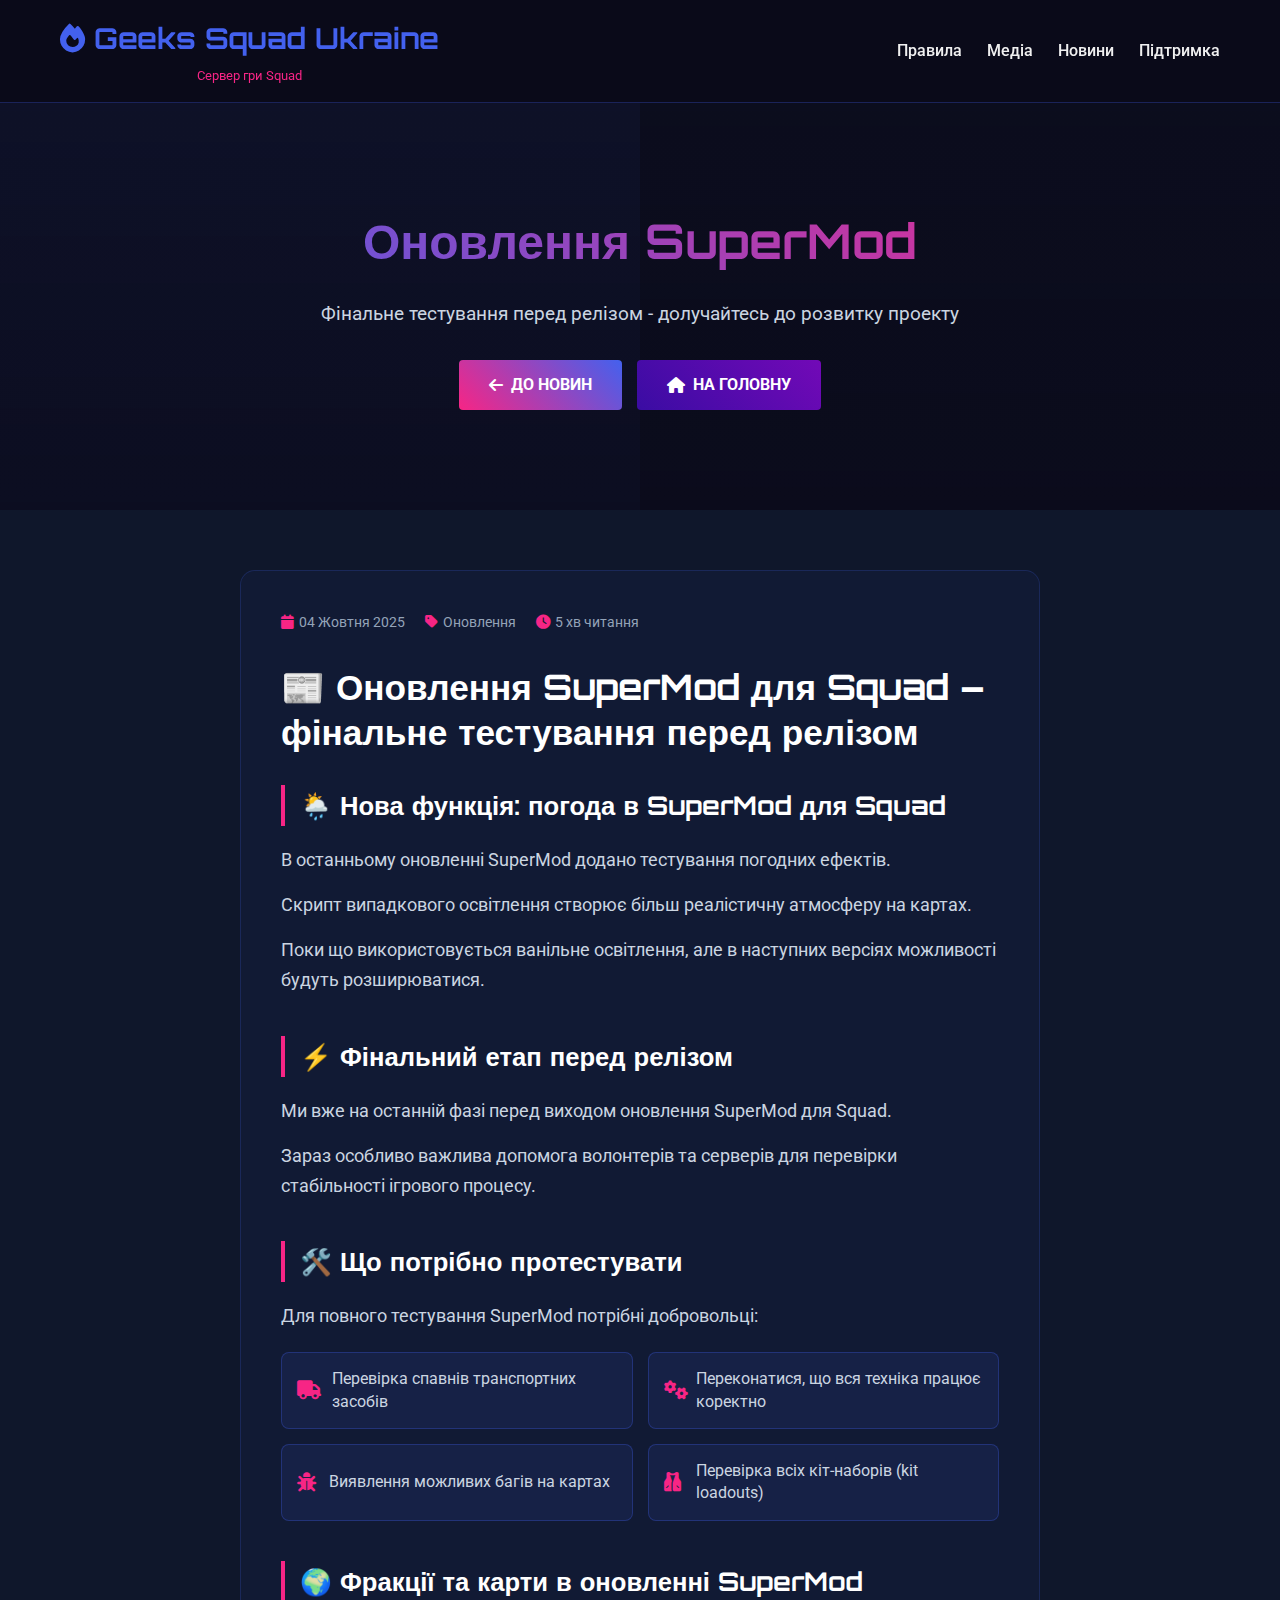
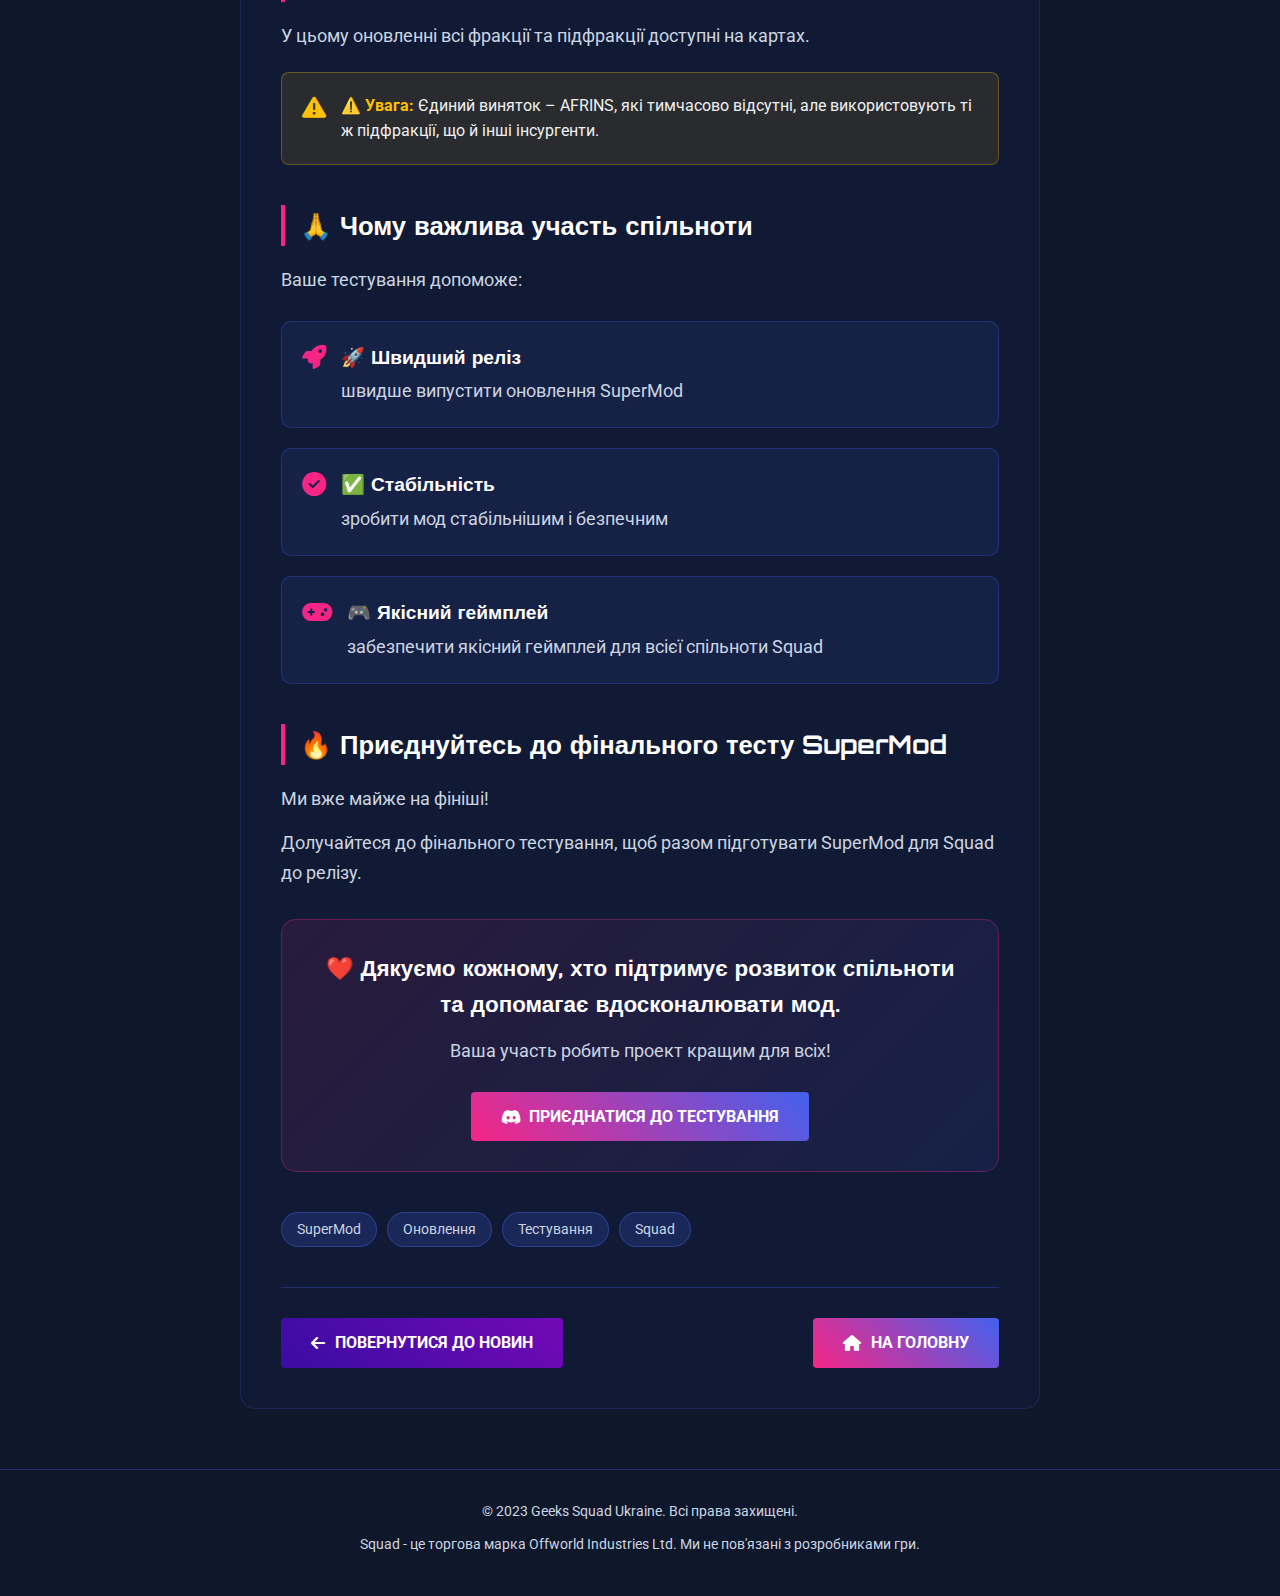
<file: Geek/supermod-update.html>
<!DOCTYPE html>
<html lang="uk">
<head>
    <meta charset="UTF-8">
    <meta name="viewport" content="width=device-width, initial-scale=1.0">
    <title>Оновлення SuperMod - Geeks Squad Ukraine</title>
    <link rel="stylesheet" href="style.css">
    <link href="https://fonts.googleapis.com/css2?family=Orbitron:wght@400;700;900&family=Roboto:wght@300;400;700&display=swap" rel="stylesheet">
    <link rel="stylesheet" href="https://cdnjs.cloudflare.com/ajax/libs/font-awesome/6.4.0/css/all.min.css">
</head>
<body>
    <header class="header">
        <div class="container">
            <div class="logo">
                <h1><i class="fas fa-fire"></i> Geeks Squad Ukraine</h1>
                <span>Сервер гри Squad</span>
            </div>
            <nav class="nav">
                <a href="rules.html">Правила</a>
                <a href="media.html">Медіа</a>
                <a href="news.html">Новини</a>
                <a href="support.html">Підтримка</a>
            </nav>
        </div>
    </header>

    <section class="hero">
        <div class="container">
            <div class="hero-content">
                <h2>Оновлення SuperMod</h2>
                <p>Фінальне тестування перед релізом - долучайтесь до розвитку проекту</p>
                <div class="hero-actions">
                    <a href="news.html" class="btn">
                        <i class="fas fa-arrow-left"></i> До новин
                    </a>
                    <a href="index.html" class="btn btn-secondary">
                        <i class="fas fa-home"></i> На головну
                    </a>
                </div>
            </div>
        </div>
    </section>

    <section class="article-page">
        <div class="container">
            <article class="article-content">
                <div class="article-meta">
                    <span class="article-date"><i class="fas fa-calendar"></i> 04 Жовтня 2025</span>
                    <span class="article-category"><i class="fas fa-tag"></i> Оновлення</span>
                    <span class="article-read-time"><i class="fas fa-clock"></i> 5 хв читання</span>
                </div>

                <h1>📰 Оновлення SuperMod для Squad – фінальне тестування перед релізом</h1>

                <div class="article-section">
                    <h2>🌦️ Нова функція: погода в SuperMod для Squad</h2>
                    <p>В останньому оновленні SuperMod додано тестування погодних ефектів.</p>
                    <p>Скрипт випадкового освітлення створює більш реалістичну атмосферу на картах.</p>
                    <p>Поки що використовується ванільне освітлення, але в наступних версіях можливості будуть розширюватися.</p>
                </div>

                <div class="article-section">
                    <h2>⚡ Фінальний етап перед релізом</h2>
                    <p>Ми вже на останній фазі перед виходом оновлення SuperMod для Squad.</p>
                    <p>Зараз особливо важлива допомога волонтерів та серверів для перевірки стабільності ігрового процесу.</p>
                </div>

                <div class="article-section">
                    <h2>🛠️ Що потрібно протестувати</h2>
                    <p>Для повного тестування SuperMod потрібні добровольці:</p>
                    <div class="features-grid">
                        <div class="feature-item">
                            <i class="fas fa-truck"></i>
                            <span>Перевірка спавнів транспортних засобів</span>
                        </div>
                        <div class="feature-item">
                            <i class="fas fa-cogs"></i>
                            <span>Переконатися, що вся техніка працює коректно</span>
                        </div>
                        <div class="feature-item">
                            <i class="fas fa-bug"></i>
                            <span>Виявлення можливих багів на картах</span>
                        </div>
                        <div class="feature-item">
                            <i class="fas fa-vest"></i>
                            <span>Перевірка всіх кіт-наборів (kit loadouts)</span>
                        </div>
                    </div>
                </div>

                <div class="article-section">
                    <h2>🌍 Фракції та карти в оновленні SuperMod</h2>
                    <p>У цьому оновленні всі фракції та підфракції доступні на картах.</p>
                    <div class="warning-box">
                        <i class="fas fa-exclamation-triangle"></i>
                        <div>
                            <strong>⚠️ Увага:</strong> Єдиний виняток – AFRINS, які тимчасово відсутні, але використовують ті ж підфракції, що й інші інсургенти.
                        </div>
                    </div>
                </div>

                <div class="article-section">
                    <h2>🙏 Чому важлива участь спільноти</h2>
                    <p>Ваше тестування допоможе:</p>
                    <div class="benefits-list">
                        <div class="benefit-item">
                            <i class="fas fa-rocket"></i>
                            <div>
                                <h4>🚀 Швидший реліз</h4>
                                <p>швидше випустити оновлення SuperMod</p>
                            </div>
                        </div>
                        <div class="benefit-item">
                            <i class="fas fa-check-circle"></i>
                            <div>
                                <h4>✅ Стабільність</h4>
                                <p>зробити мод стабільнішим і безпечним</p>
                            </div>
                        </div>
                        <div class="benefit-item">
                            <i class="fas fa-gamepad"></i>
                            <div>
                                <h4>🎮 Якісний геймплей</h4>
                                <p>забезпечити якісний геймплей для всієї спільноти Squad</p>
                            </div>
                        </div>
                    </div>
                </div>

                <div class="article-section">
                    <h2>🔥 Приєднуйтесь до фінального тесту SuperMod</h2>
                    <p>Ми вже майже на фініші!</p>
                    <p>Долучайтеся до фінального тестування, щоб разом підготувати SuperMod для Squad до релізу.</p>

                    <div class="cta-box">
                        <div class="cta-content">
                            <h3>❤️ Дякуємо кожному, хто підтримує розвиток спільноти та допомагає вдосконалювати мод.</h3>
                            <p>Ваша участь робить проект кращим для всіх!</p>
                        </div>
                        <div class="cta-actions">
                            <a href="https://discord.gg/pWWFcUfG" target="_blank" class="btn">
                                <i class="fab fa-discord"></i> Приєднатися до тестування
                            </a>
                        </div>
                    </div>
                </div>

                <div class="article-tags">
                    <span class="tag">SuperMod</span>
                    <span class="tag">Оновлення</span>
                    <span class="tag">Тестування</span>
                    <span class="tag">Squad</span>
                </div>

                <div class="article-navigation">
                    <a href="news.html" class="btn btn-secondary">
                        <i class="fas fa-arrow-left"></i> Повернутися до новин
                    </a>
                    <a href="index.html" class="btn">
                        <i class="fas fa-home"></i> На головну
                    </a>
                </div>
            </article>
        </div>
    </section>

    <footer class="footer">
        <div class="container">
            <p>&copy; 2023 Geeks Squad Ukraine. Всі права захищені.</p>
            <p>Squad - це торгова марка Offworld Industries Ltd. Ми не пов'язані з розробниками гри.</p>
        </div>
    </footer>
</body>
</html>
</file>
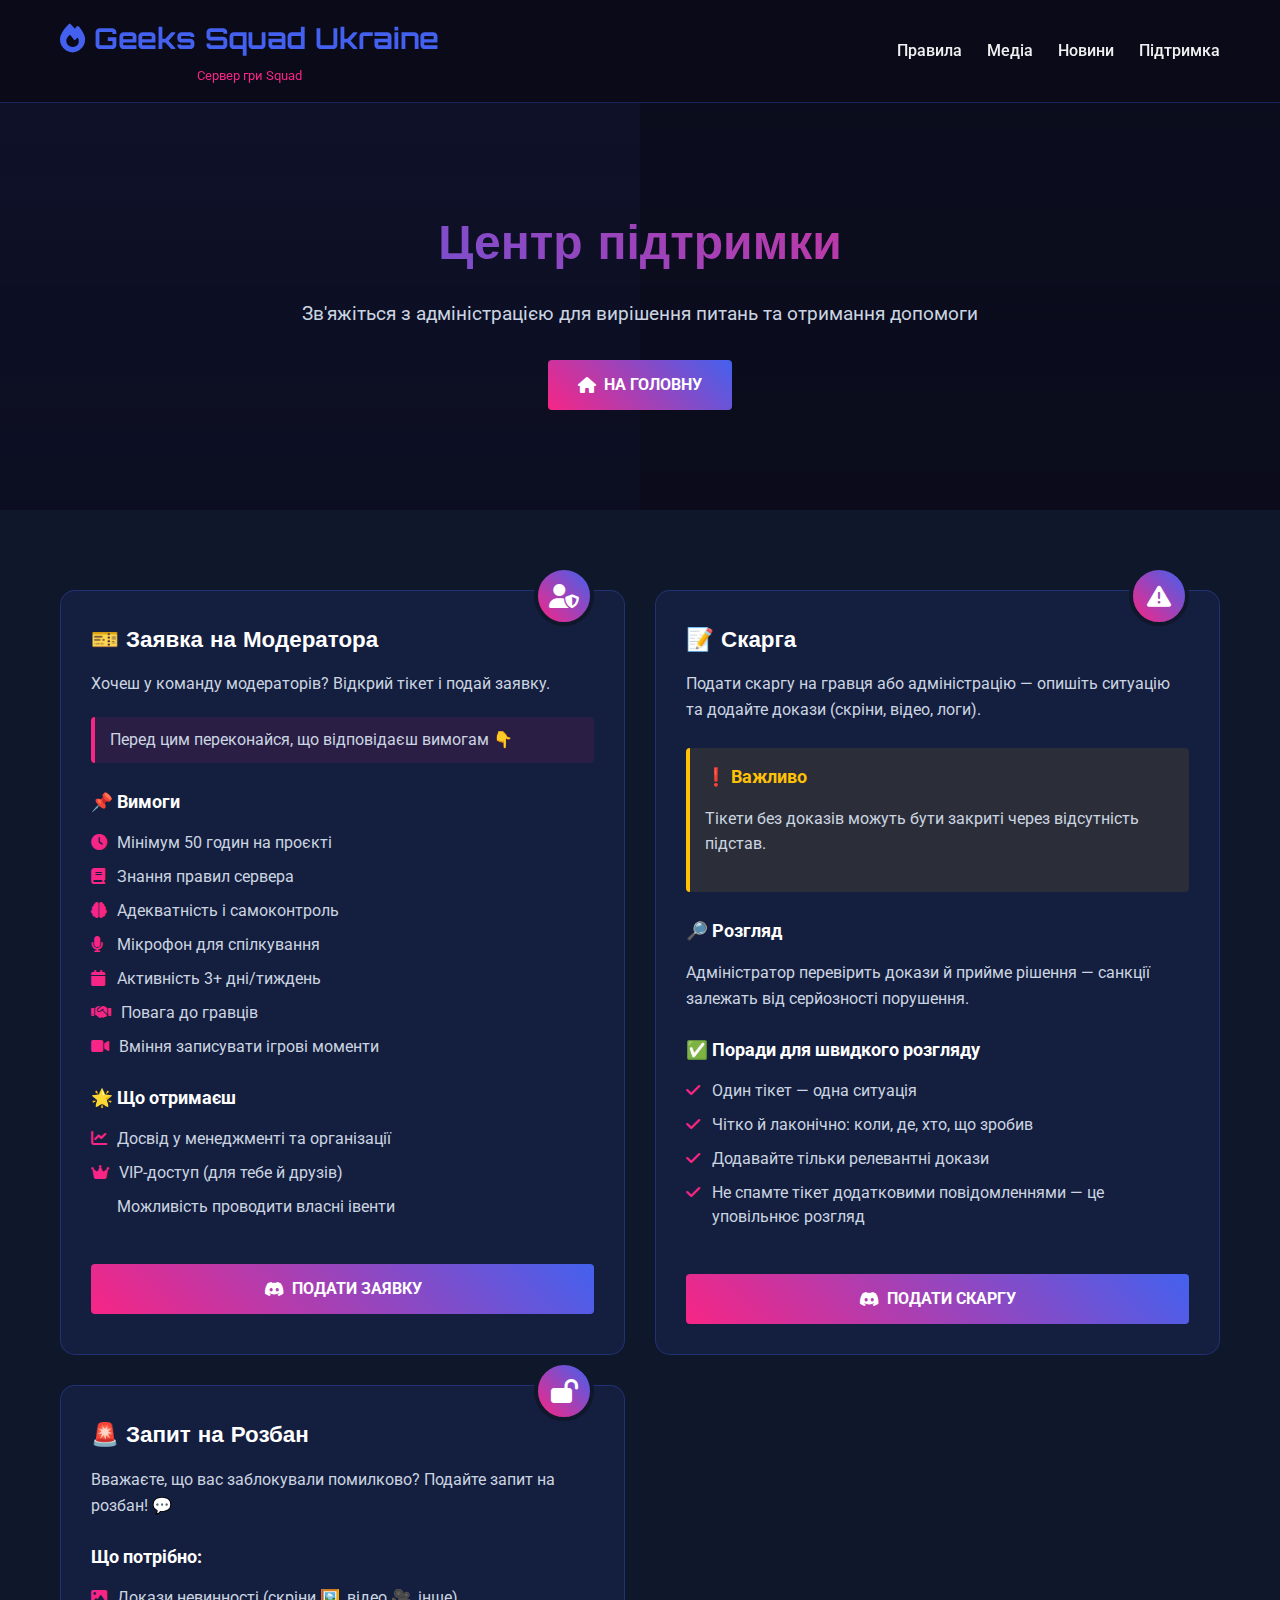
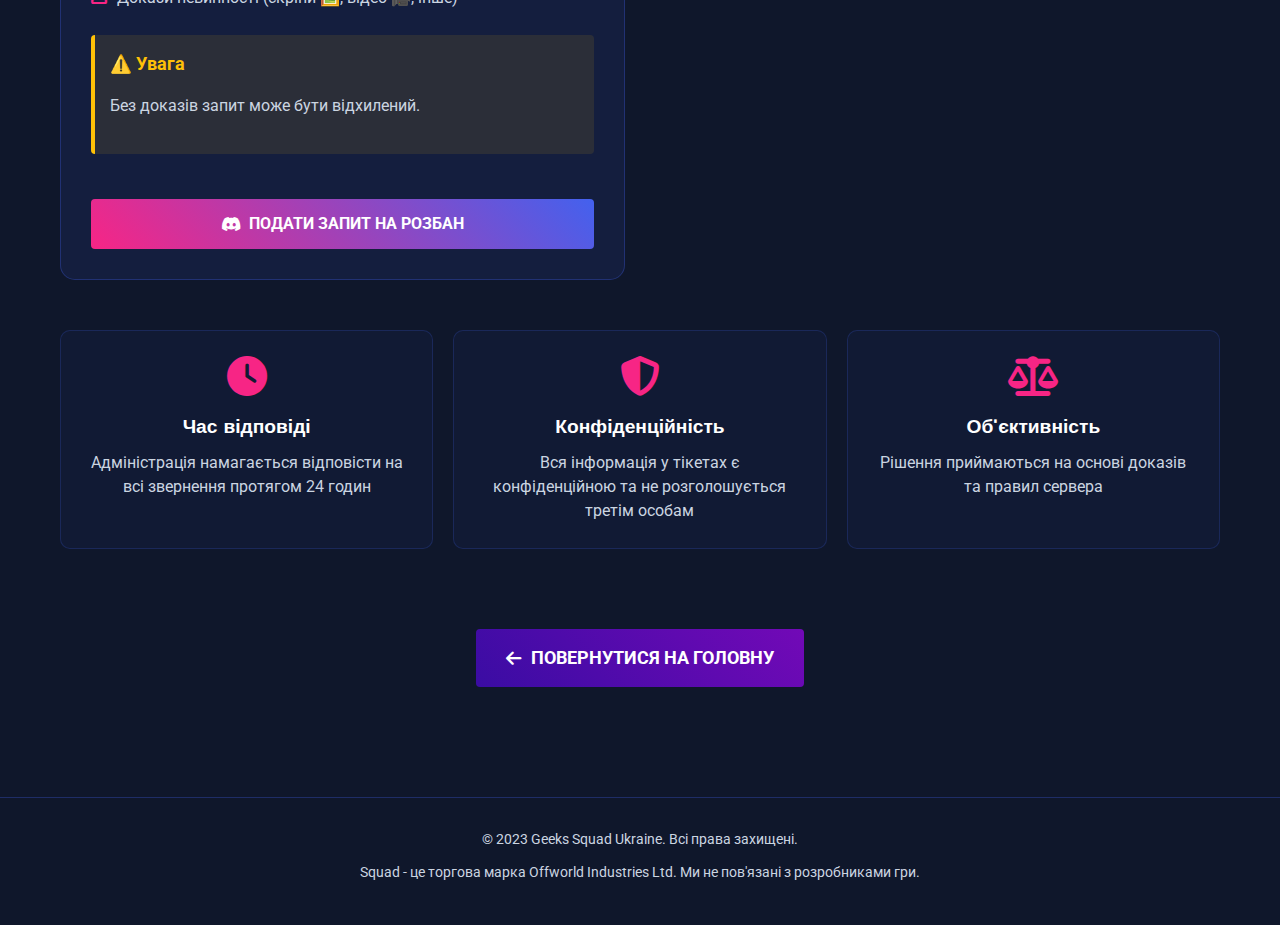
<file: Geek/support.html>
<!DOCTYPE html>
<html lang="uk">
<head>
    <meta charset="UTF-8">
    <meta name="viewport" content="width=device-width, initial-scale=1.0">
    <title>Підтримка - Geeks Squad Ukraine</title>
    <link rel="stylesheet" href="style.css">
    <link href="https://fonts.googleapis.com/css2?family=Orbitron:wght@400;700;900&family=Roboto:wght@300;400;700&display=swap" rel="stylesheet">
    <link rel="stylesheet" href="https://cdnjs.cloudflare.com/ajax/libs/font-awesome/6.4.0/css/all.min.css">
</head>
<body>
    <header class="header">
        <div class="container">
            <div class="logo">
                <h1><i class="fas fa-fire"></i> Geeks Squad Ukraine</h1>
                <span>Сервер гри Squad</span>
            </div>
            <nav class="nav">
                <a href="rules.html">Правила</a>
                <a href="media.html">Медіа</a>
                <a href="news.html">Новини</a>
                <a href="support.html">Підтримка</a>
            </nav>
        </div>
    </header>

    <section class="hero">
        <div class="container">
            <div class="hero-content">
                <h2>Центр підтримки</h2>
                <p>Зв'яжіться з адміністрацією для вирішення питань та отримання допомоги</p>
                <a href="index.html" class="btn">
                    <i class="fas fa-home"></i> На головну
                </a>
            </div>
        </div>
    </section>

    <section class="support-page">
        <div class="container">
            <div class="support-grid">
                <!-- Moderator Application -->
                <div class="support-card">
                    <div class="support-icon">
                        <i class="fas fa-user-shield"></i>
                    </div>
                    <h3>🎫 Заявка на Модератора</h3>
                    <p>Хочеш у команду модераторів? Відкрий тікет і подай заявку.</p>
                    <p class="support-note">Перед цим переконайся, що відповідаєш вимогам 👇</p>

                    <div class="requirements">
                        <h4>📌 Вимоги</h4>
                        <ul>
                            <li><i class="fas fa-clock"></i> Мінімум 50 годин на проєкті</li>
                            <li><i class="fas fa-book"></i> Знання правил сервера</li>
                            <li><i class="fas fa-brain"></i> Адекватність і самоконтроль</li>
                            <li><i class="fas fa-microphone"></i> Мікрофон для спілкування</li>
                            <li><i class="fas fa-calendar"></i> Активність 3+ дні/тиждень</li>
                            <li><i class="fas fa-handshake"></i> Повага до гравців</li>
                            <li><i class="fas fa-video"></i> Вміння записувати ігрові моменти</li>
                        </ul>
                    </div>

                    <div class="benefits">
                        <h4>🌟 Що отримаєш</h4>
                        <ul>
                            <li><i class="fas fa-chart-line"></i> Досвід у менеджменті та організації</li>
                            <li><i class="fas fa-crown"></i> VIP-доступ (для тебе й друзів)</li>
                            <li><i class="fas fa-calendar-star"></i> Можливість проводити власні івенти</li>
                        </ul>
                    </div>

                    <a href="https://discord.com/channels/1213511518453374996/1414674212244819998" target="_blank" class="btn">
                        <i class="fab fa-discord"></i> Подати заявку
                    </a>
                </div>

                <!-- Complaint -->
                <div class="support-card">
                    <div class="support-icon">
                        <i class="fas fa-exclamation-triangle"></i>
                    </div>
                    <h3>📝 Скарга</h3>
                    <p>Подати скаргу на гравця або адміністрацію — опишіть ситуацію та додайте докази (скріни, відео, логи).</p>

                    <div class="warning">
                        <h4>❗ Важливо</h4>
                        <p>Тікети без доказів можуть бути закриті через відсутність підстав.</p>
                    </div>

                    <div class="process">
                        <h4>🔎 Розгляд</h4>
                        <p>Адміністратор перевірить докази й прийме рішення — санкції залежать від серйозності порушення.</p>
                    </div>

                    <div class="tips">
                        <h4>✅ Поради для швидкого розгляду</h4>
                        <ul>
                            <li><i class="fas fa-check"></i> Один тікет — одна ситуація</li>
                            <li><i class="fas fa-check"></i> Чітко й лаконічно: коли, де, хто, що зробив</li>
                            <li><i class="fas fa-check"></i> Додавайте тільки релевантні докази</li>
                            <li><i class="fas fa-check"></i> Не спамте тікет додатковими повідомленнями — це уповільнює розгляд</li>
                        </ul>
                    </div>

                    <a href="https://discord.com/channels/1213511518453374996/1414674212244819998" target="_blank" class="btn">
                        <i class="fab fa-discord"></i> Подати скаргу
                    </a>
                </div>

                <!-- Unban Request -->
                <div class="support-card">
                    <div class="support-icon">
                        <i class="fas fa-lock-open"></i>
                    </div>
                    <h3>🚨 Запит на Розбан</h3>
                    <p>Вважаєте, що вас заблокували помилково? Подайте запит на розбан! 💬</p>

                    <div class="requirements">
                        <h4>Що потрібно:</h4>
                        <ul>
                            <li><i class="fas fa-image"></i> Докази невинності (скріни 🖼️, відео 🎥, інше)</li>
                        </ul>
                    </div>

                    <div class="warning">
                        <h4>⚠️ Увага</h4>
                        <p>Без доказів запит може бути відхилений.</p>
                    </div>

                    <a href="https://discord.com/channels/1213511518453374996/1414674212244819998" target="_blank" class="btn">
                        <i class="fab fa-discord"></i> Подати запит на розбан
                    </a>
                </div>
            </div>

            <!-- Additional Info -->
            <div class="support-info">
                <div class="info-card">
                    <i class="fas fa-clock"></i>
                    <h4>Час відповіді</h4>
                    <p>Адміністрація намагається відповісти на всі звернення протягом 24 годин</p>
                </div>
                <div class="info-card">
                    <i class="fas fa-shield-alt"></i>
                    <h4>Конфіденційність</h4>
                    <p>Вся інформація у тікетах є конфіденційною та не розголошується третім особам</p>
                </div>
                <div class="info-card">
                    <i class="fas fa-balance-scale"></i>
                    <h4>Об'єктивність</h4>
                    <p>Рішення приймаються на основі доказів та правил сервера</p>
                </div>
            </div>

            <!-- Back to Home Button -->
            <div class="back-home">
                <a href="index.html" class="btn btn-secondary">
                    <i class="fas fa-arrow-left"></i> Повернутися на головну
                </a>
            </div>
        </div>
    </section>

    <footer class="footer">
        <div class="container">
            <p>&copy; 2023 Geeks Squad Ukraine. Всі права захищені.</p>
            <p>Squad - це торгова марка Offworld Industries Ltd. Ми не пов'язані з розробниками гри.</p>
        </div>
    </footer>
</body>
</html>
</file>
<file: Geek/style.css>
* {
    margin: 0;
    padding: 0;
    box-sizing: border-box;
}

body {
    font-family: 'Roboto', sans-serif;
    line-height: 1.6;
    color: #f0f0f0;
    background-color: #0a0a1a;
    background-image:
        radial-gradient(circle at 10% 20%, rgba(28, 58, 112, 0.2) 0%, transparent 20%),
        radial-gradient(circle at 90% 80%, rgba(40, 20, 80, 0.2) 0%, transparent 20%);
}

.container {
    max-width: 1200px;
    margin: 0 auto;
    padding: 0 20px;
}

h1, h2, h3 {
    font-family: 'Orbitron', sans-serif;
    font-weight: 700;
    margin-bottom: 20px;
    color: #fff;
}

p {
    margin-bottom: 15px;
}

a {
    text-decoration: none;
    color: #4cc9f0;
    transition: color 0.3s;
}

a:hover {
    color: #f72585;
}

.btn {
    display: inline-flex;
    align-items: center;
    gap: 8px;
    padding: 12px 30px;
    background: linear-gradient(45deg, #f72585, #4361ee);
    color: white;
    border-radius: 4px;
    font-weight: bold;
    text-transform: uppercase;
    transition: all 0.3s;
    border: none;
    cursor: pointer;
}

.btn:hover {
    transform: translateY(-3px);
    box-shadow: 0 10px 20px rgba(0, 0, 0, 0.3);
    color: white;
}

.btn-secondary {
    background: linear-gradient(45deg, #3a0ca3, #7209b7);
}

.header {
    background-color: rgba(10, 10, 26, 0.9);
    padding: 15px 0;
    position: sticky;
    top: 0;
    z-index: 100;
    backdrop-filter: blur(10px);
    border-bottom: 1px solid rgba(67, 97, 238, 0.3);
}

.header .container {
    display: flex;
    justify-content: space-between;
    align-items: center;
}

.logo h1 {
    font-size: 1.8rem;
    margin-bottom: 5px;
    color: #4361ee;
}

.logo span {
    font-size: 0.8rem;
    color: #f72585;
    display: block;
    text-align: center;
}

.nav {
    display: flex;
    gap: 25px;
}

.nav a {
    color: #f0f0f0;
    font-weight: 500;
    position: relative;
}

.nav a:after {
    content: '';
    position: absolute;
    bottom: -5px;
    left: 0;
    width: 0;
    height: 2px;
    background: #f72585;
    transition: width 0.3s;
}

.nav a:hover:after {
    width: 100%;
}

.hero {
    background: linear-gradient(rgba(10, 10, 26, 0.8), rgba(10, 10, 26, 0.9)), url('data:image/svg+xml;utf8,<svg xmlns="http://www.w3.org/2000/svg" width="100" height="100" viewBox="0 0 100 100"><rect fill="%2310172b" width="100" height="100"/><path fill="%231d2d5e" d="M0 0h50v50H0z"/></svg>');
    background-size: cover;
    padding: 100px 0;
    text-align: center;
}

.hero-content h2 {
    font-size: 3rem;
    margin-bottom: 20px;
    background: linear-gradient(45deg, #4361ee, #f72585);
    -webkit-background-clip: text;
    background-clip: text;
    color: transparent;
}

.hero-content p {
    font-size: 1.2rem;
    max-width: 700px;
    margin: 0 auto 30px;
    color: #cbd5e1;
}

.about {
    padding: 80px 0;
    background-color: #0f172b;
}

.about h2 {
    text-align: center;
    font-size: 2.5rem;
    margin-bottom: 50px;
    color: #4361ee;
}

.about-content {
    display: flex;
    gap: 40px;
    align-items: center;
}

.about-text {
    flex: 1;
}

.about-text p {
    font-size: 1.1rem;
    color: #cbd5e1;
}

.about-image {
    flex: 1;
    display: flex;
    justify-content: center;
}

.game-feature {
    text-align: center;
    padding: 30px;
    background: rgba(67, 97, 238, 0.1);
    border-radius: 10px;
    border: 1px solid rgba(67, 97, 238, 0.3);
}

.game-feature i {
    font-size: 3rem;
    color: #f72585;
    margin-bottom: 20px;
}

.game-feature h3 {
    color: #fff;
    margin-bottom: 15px;
}

.clans {
    padding: 80px 0;
    background-color: #0a0a1a;
}

.clans h2 {
    text-align: center;
    font-size: 2.5rem;
    margin-bottom: 50px;
    color: #4361ee;
}

.clans-grid {
    display: flex;
    flex-direction: column;
    gap: 30px;
    align-items: center;
}

.clan {
    text-align: left;
    padding: 30px;
    background: rgba(67, 97, 238, 0.1);
    border-radius: 10px;
    border: 1px solid rgba(67, 97, 238, 0.3);
    transition: transform 0.3s;
    width: 100%;
    max-width: 1200px;
    position: relative;
    min-height: 200px;
}

.clan:hover {
    transform: translateY(-5px);
}

.clan h3 {
    margin-bottom: 15px;
    font-size: 1.6rem;
    color: #fff;
    text-align: left;
}

.clan p {
    margin-bottom: 20px;
    color: #ccc;
    font-size: 1rem;
    line-height: 1.5;
    text-align: left;
    max-width: 70%;
}

.clan .btn {
    width: auto;
    justify-content: center;
    position: absolute;
    right: 30px;
    top: 50%;
    transform: translateY(-50%);
    min-width: 200px;
    padding: 70px 25px;
}

.gif-button-phoenix {
    position: relative;
    overflow: hidden;
    background: none !important;
    border: 2px solid rgba(255, 255, 255, 0.5) !important;
}

.gif-button-phoenix::before {
    content: '';
    position: absolute;
    top: 0;
    left: 0;
    right: 0;
    bottom: 0;
    background: url('https://media.giphy.com/media/v1.Y2lkPTc5MGI3NjExamRpOHl3cmc5bnduaTB4a3h0cHM3N3Y3djh1a252YjZkOG92MThpMiZlcD12MV9naWZzX3NlYXJjaCZjdD1n/MdU8j5TyZaHZe/giphy.gif') center/cover no-repeat;
    z-index: 1;
}

.gif-button-phoenix .btn-text {
    position: relative;
    z-index: 2;
    color: white;
    font-weight: bold;
    text-shadow: 2px 2px 4px rgba(0, 0, 0, 0.8);
    font-size: 1.1rem;
}

.gif-button-phoenix:hover {
    box-shadow: 0 10px 20px rgba(0, 0, 0, 0.5);
    border-color: rgba(255, 255, 255, 0.8) !important;
}

.gif-button-alfa {
    position: relative;
    overflow: hidden;
    background: none !important;
    border: 2px solid rgba(255, 255, 255, 0.5) !important;
}

.gif-button-alfa::before {
    content: '';
    position: absolute;
    top: 0;
    left: 0;
    right: 0;
    bottom: 0;
    background: url('https://cdn.discordapp.com/attachments/1420051808230969457/1420051808914636832/ALFA_SOF.gif?ex=68e1d58e&is=68e0840e&hm=19bde3f3b8a5339c0672aaa911f6a6f8dd84c002ee14896b27984e016d73c1ea&') center/cover no-repeat;
    z-index: 1;
}

.gif-button-alfa .btn-text {
    position: relative;
    z-index: 2;
    color: white;
    font-weight: bold;
    text-shadow: 2px 2px 4px rgba(0, 0, 0, 0.8);
    font-size: 1.1rem;
}

.gif-button-alfa:hover {
    box-shadow: 0 10px 20px rgba(0, 0, 0, 0.5);
    border-color: rgba(255, 255, 255, 0.8) !important;
}

.features {
    padding: 80px 0;
    background-color: #0a0a1a;
}

.features h2 {
    text-align: center;
    font-size: 2.5rem;
    margin-bottom: 50px;
    color: #4361ee;
}

.features-grid {
    display: grid;
    grid-template-columns: repeat(auto-fit, minmax(250px, 1fr));
    gap: 30px;
}

.feature {
    text-align: center;
    padding: 30px;
    background: rgba(67, 97, 238, 0.1);
    border-radius: 10px;
    border: 1px solid rgba(67, 97, 238, 0.3);
    transition: transform 0.3s;
}

.feature:hover {
    transform: translateY(-10px);
    background: rgba(67, 97, 238, 0.2);
}

.feature i {
    font-size: 2.5rem;
    color: #f72585;
    margin-bottom: 20px;
}

.feature h3 {
    color: #fff;
    margin-bottom: 15px;
}

.feature p {
    color: #cbd5e1;
}

.rules {
    padding: 80px 0;
    background-color: #0f172b;
}

.rules h2 {
    text-align: center;
    font-size: 2.5rem;
    margin-bottom: 50px;
    color: #4361ee;
}

.rules-content {
    display: grid;
    grid-template-columns: repeat(auto-fit, minmax(250px, 1fr));
    gap: 30px;
}

.rule {
    display: flex;
    align-items: center;
    padding: 20px;
    background: rgba(67, 97, 238, 0.1);
    border-radius: 10px;
    border: 1px solid rgba(67, 97, 238, 0.3);
}

.rule i {
    font-size: 2rem;
    color: #f72585;
    margin-right: 20px;
}

.rule p {
    color: #cbd5e1;
    margin: 0;
}

.join {
    padding: 80px 0;
    background-color: #0a0a1a;
}

.join h2 {
    text-align: center;
    font-size: 2.5rem;
    margin-bottom: 50px;
    color: #4361ee;
}

.join-content {
    text-align: center;
    max-width: 800px;
    margin: 0 auto;
}

.join-text p {
    font-size: 1.1rem;
    color: #cbd5e1;
}

.join-actions {
    display: flex;
    gap: 20px;
    justify-content: center;
    margin-top: 30px;
}

.footer {
    background-color: #0f172b;
    padding: 30px 0;
    text-align: center;
    border-top: 1px solid rgba(67, 97, 238, 0.3);
}

.footer p {
    margin-bottom: 10px;
    color: #cbd5e1;
    font-size: 0.9rem;
}

/* Rules Page Specific Styles */
.rules-page {
    padding: 80px 0;
    background-color: #0f172b;
}

.rules-section {
    margin-bottom: 60px;
    padding: 40px;
    background: rgba(67, 97, 238, 0.05);
    border-radius: 15px;
    border: 1px solid rgba(67, 97, 238, 0.2);
}

.rules-section h2 {
    color: #4361ee;
    font-size: 2.2rem;
    margin-bottom: 30px;
    display: flex;
    align-items: center;
    gap: 15px;
}

.rules-section h2 i {
    color: #f72585;
}

.rules-category {
    margin-bottom: 40px;
    padding: 25px;
    background: rgba(67, 97, 238, 0.1);
    border-radius: 10px;
    border-left: 4px solid #f72585;
}

.rules-category h3 {
    color: #fff;
    font-size: 1.4rem;
    margin-bottom: 20px;
    padding-bottom: 10px;
    border-bottom: 1px solid rgba(67, 97, 238, 0.3);
}

.rule-item {
    display: flex;
    align-items: flex-start;
    gap: 20px;
    padding: 15px;
    margin-bottom: 15px;
    background: rgba(10, 10, 26, 0.5);
    border-radius: 8px;
    transition: all 0.3s ease;
}

.rule-item:hover {
    background: rgba(67, 97, 238, 0.15);
    transform: translateX(5px);
}

.rule-item i {
    font-size: 1.5rem;
    color: #f72585;
    margin-top: 2px;
    min-width: 30px;
    text-align: center;
}

.rule-item p {
    margin: 0;
    color: #cbd5e1;
    line-height: 1.6;
}

.rule-item strong {
    color: #fff;
}

/* Responsive Design */
@media (max-width: 768px) {
    .rules-section {
        padding: 20px;
    }

    .rules-category {
        padding: 15px;
    }

    .rule-item {
        flex-direction: column;
        gap: 10px;
    }

    .rule-item i {
        align-self: flex-start;
    }
}

/* Back to Home Button */
.back-home {
    text-align: center;
    margin-top: 40px;
    padding: 30px;
}

.back-home .btn {
    display: inline-flex;
    align-items: center;
    gap: 10px;
    padding: 15px 30px;
    font-size: 1.1rem;
}

.back-home .btn:hover {
    transform: translateY(-3px);
    box-shadow: 0 10px 20px rgba(0, 0, 0, 0.3);
}
/* Media Gallery Styles */
.media-gallery {
    padding: 80px 0;
    background-color: #0f172b;
}

.media-grid {
    display: grid;
    grid-template-columns: repeat(auto-fit, minmax(400px, 1fr));
    gap: 30px;
    margin-bottom: 50px;
}

.media-item {
    background: rgba(67, 97, 238, 0.1);
    border-radius: 15px;
    border: 1px solid rgba(67, 97, 238, 0.3);
    overflow: hidden;
    transition: all 0.3s ease;
}

.media-item:hover {
    transform: translateY(-10px);
    box-shadow: 0 20px 40px rgba(0, 0, 0, 0.3);
    background: rgba(67, 97, 238, 0.15);
}

.video-container {
    position: relative;
    width: 100%;
    height: 0;
    padding-bottom: 56.25%; /* 16:9 Aspect Ratio */
    overflow: hidden;
}

.video-container iframe {
    position: absolute;
    top: 0;
    left: 0;
    width: 100%;
    height: 100%;
    border: none;
}

.media-info {
    padding: 20px;
}

.media-info h3 {
    color: #fff;
    font-size: 1.3rem;
    margin-bottom: 10px;
    font-family: 'Orbitron', sans-serif;
}

.media-info p {
    color: #cbd5e1;
    margin: 0;
    line-height: 1.5;
}

/* Back to Home Button */
.back-home {
    text-align: center;
    margin-top: 40px;
    padding: 30px;
}

.back-home .btn {
    display: inline-flex;
    align-items: center;
    gap: 10px;
    padding: 15px 30px;
    font-size: 1.1rem;
}

.back-home .btn:hover {
    transform: translateY(-3px);
    box-shadow: 0 10px 20px rgba(0, 0, 0, 0.3);
}

/* Responsive Design */
@media (max-width: 768px) {
    .media-grid {
        grid-template-columns: 1fr;
        gap: 20px;
    }

    .media-item {
        margin: 0 10px;
    }

    .media-info {
        padding: 15px;
    }

    .media-info h3 {
        font-size: 1.1rem;
    }
}

@media (max-width: 480px) {
    .media-grid {
        grid-template-columns: 1fr;
    }

    .media-item {
        margin: 0 5px;
    }
}
/* News Page Styles */
.news-page {
    padding: 80px 0;
    background-color: #0f172b;
}

.news-grid {
    display: flex;
    flex-direction: column;
    gap: 30px;
    max-width: 900px;
    margin: 0 auto;
}

.news-item {
    display: flex;
    background: rgba(67, 97, 238, 0.1);
    border-radius: 15px;
    border: 1px solid rgba(67, 97, 238, 0.3);
    overflow: hidden;
    transition: all 0.3s ease;
    min-height: 200px;
}

.news-item:hover {
    transform: translateY(-5px);
    box-shadow: 0 15px 30px rgba(0, 0, 0, 0.3);
    background: rgba(67, 97, 238, 0.15);
}

.news-date {
    display: flex;
    flex-direction: column;
    align-items: center;
    justify-content: center;
    background: linear-gradient(45deg, #f72585, #4361ee);
    color: white;
    padding: 20px;
    min-width: 100px;
    text-align: center;
}

.date-day {
    font-size: 2rem;
    font-weight: bold;
    font-family: 'Orbitron', sans-serif;
    line-height: 1;
}

.date-month {
    font-size: 1rem;
    font-weight: 600;
    margin: 5px 0;
    text-transform: uppercase;
}

.date-year {
    font-size: 0.9rem;
    opacity: 0.9;
}

.news-content {
    padding: 25px;
    flex: 1;
    display: flex;
    flex-direction: column;
}

.news-content h3 {
    color: #fff;
    font-size: 1.4rem;
    margin-bottom: 15px;
    font-family: 'Orbitron', sans-serif;
    line-height: 1.3;
}

.news-content p {
    color: #cbd5e1;
    margin-bottom: 20px;
    line-height: 1.6;
    flex: 1;
}

.news-meta {
    display: flex;
    gap: 20px;
    margin-bottom: 20px;
    flex-wrap: wrap;
}

.news-meta span {
    display: flex;
    align-items: center;
    gap: 5px;
    color: #94a3b8;
    font-size: 0.9rem;
}

.news-meta i {
    color: #f72585;
}

.btn-small {
    align-self: flex-start;
    padding: 10px 20px;
    font-size: 0.9rem;
    text-decoration: none;
}

.btn-small:hover {
    transform: translateX(5px);
}

/* Back to Home Button */
.back-home {
    text-align: center;
    margin-top: 50px;
    padding: 30px;
}

.back-home .btn {
    display: inline-flex;
    align-items: center;
    gap: 10px;
    padding: 15px 30px;
    font-size: 1.1rem;
}

.back-home .btn:hover {
    transform: translateY(-3px);
    box-shadow: 0 10px 20px rgba(0, 0, 0, 0.3);
}

/* Responsive Design */
@media (max-width: 768px) {
    .news-item {
        flex-direction: column;
        min-height: auto;
    }

    .news-date {
        flex-direction: row;
        justify-content: space-around;
        min-width: auto;
        padding: 15px;
    }

    .date-day {
        font-size: 1.5rem;
    }

    .date-month {
        margin: 0;
    }

    .news-content {
        padding: 20px;
    }

    .news-content h3 {
        font-size: 1.2rem;
    }

    .news-meta {
        gap: 15px;
    }
}

@media (max-width: 480px) {
    .news-grid {
        gap: 20px;
    }

    .news-date {
        padding: 10px;
    }

    .news-content {
        padding: 15px;
    }

    .news-meta {
        flex-direction: column;
        gap: 10px;
    }
}
/* Support Page Styles */
.support-page {
    padding: 80px 0;
    background-color: #0f172b;
}

.support-grid {
    display: grid;
    grid-template-columns: repeat(auto-fit, minmax(400px, 1fr));
    gap: 30px;
    margin-bottom: 50px;
}

.support-card {
    background: rgba(67, 97, 238, 0.1);
    border-radius: 15px;
    border: 1px solid rgba(67, 97, 238, 0.3);
    padding: 30px;
    transition: all 0.3s ease;
    position: relative;
}

.support-card:hover {
    transform: translateY(-10px);
    box-shadow: 0 20px 40px rgba(0, 0, 0, 0.3);
    background: rgba(67, 97, 238, 0.15);
}

.support-icon {
    position: absolute;
    top: -25px;
    right: 30px;
    width: 60px;
    height: 60px;
    background: linear-gradient(45deg, #f72585, #4361ee);
    border-radius: 50%;
    display: flex;
    align-items: center;
    justify-content: center;
    font-size: 1.5rem;
    color: white;
    border: 4px solid #0f172b;
}

.support-card h3 {
    color: #fff;
    font-size: 1.4rem;
    margin-bottom: 15px;
    font-family: 'Orbitron', sans-serif;
    padding-right: 70px;
}

.support-card p {
    color: #cbd5e1;
    margin-bottom: 20px;
    line-height: 1.6;
}

.support-note {
    background: rgba(247, 37, 133, 0.1);
    border-left: 4px solid #f72585;
    padding: 10px 15px;
    border-radius: 4px;
    margin: 20px 0 !important;
}

.requirements, .benefits, .process, .tips, .warning {
    margin: 25px 0;
}

.requirements h4, .benefits h4, .process h4, .tips h4, .warning h4 {
    color: #fff;
    font-size: 1.1rem;
    margin-bottom: 15px;
    display: flex;
    align-items: center;
    gap: 10px;
}

.warning {
    background: rgba(255, 193, 7, 0.1);
    border-left: 4px solid #ffc107;
    padding: 15px;
    border-radius: 4px;
}

.warning h4 {
    color: #ffc107;
}

.support-card ul {
    list-style: none;
    padding: 0;
    margin: 0;
}

.support-card li {
    color: #cbd5e1;
    margin-bottom: 10px;
    padding-left: 0;
    display: flex;
    align-items: flex-start;
    gap: 10px;
    line-height: 1.5;
}

.support-card li i {
    color: #f72585;
    margin-top: 3px;
    min-width: 16px;
}

.support-card .btn {
    width: 100%;
    justify-content: center;
    margin-top: 20px;
}

/* Support Info Section */
.support-info {
    display: grid;
    grid-template-columns: repeat(auto-fit, minmax(250px, 1fr));
    gap: 20px;
    margin: 50px 0;
}

.info-card {
    background: rgba(67, 97, 238, 0.05);
    border-radius: 10px;
    padding: 25px;
    text-align: center;
    border: 1px solid rgba(67, 97, 238, 0.2);
    transition: all 0.3s ease;
}

.info-card:hover {
    background: rgba(67, 97, 238, 0.1);
    transform: translateY(-5px);
}

.info-card i {
    font-size: 2.5rem;
    color: #f72585;
    margin-bottom: 15px;
}

.info-card h4 {
    color: #fff;
    font-size: 1.2rem;
    margin-bottom: 10px;
    font-family: 'Orbitron', sans-serif;
}

.info-card p {
    color: #cbd5e1;
    margin: 0;
    line-height: 1.5;
}

/* Back to Home Button */
.back-home {
    text-align: center;
    margin-top: 40px;
    padding: 30px;
}

.back-home .btn {
    display: inline-flex;
    align-items: center;
    gap: 10px;
    padding: 15px 30px;
    font-size: 1.1rem;
}

.back-home .btn:hover {
    transform: translateY(-3px);
    box-shadow: 0 10px 20px rgba(0, 0, 0, 0.3);
}

/* Responsive Design */
@media (max-width: 768px) {
    .support-grid {
        grid-template-columns: 1fr;
        gap: 40px;
    }

    .support-card {
        padding: 25px 20px;
    }

    .support-icon {
        top: -20px;
        right: 20px;
        width: 50px;
        height: 50px;
        font-size: 1.2rem;
    }

    .support-card h3 {
        padding-right: 60px;
        font-size: 1.2rem;
    }

    .support-info {
        grid-template-columns: 1fr;
        gap: 15px;
    }
}

@media (max-width: 480px) {
    .support-grid {
        gap: 30px;
    }

    .support-card {
        padding: 20px 15px;
    }

    .support-card h3 {
        font-size: 1.1rem;
    }
}
/* Article Page Styles */
.article-page {
    padding: 60px 0;
    background-color: #0f172b;
}

.article-content {
    max-width: 800px;
    margin: 0 auto;
    background: rgba(67, 97, 238, 0.05);
    border-radius: 15px;
    padding: 40px;
    border: 1px solid rgba(67, 97, 238, 0.2);
}

.article-meta {
    display: flex;
    gap: 20px;
    margin-bottom: 30px;
    flex-wrap: wrap;
}

.article-meta span {
    display: flex;
    align-items: center;
    gap: 5px;
    color: #94a3b8;
    font-size: 0.9rem;
}

.article-meta i {
    color: #f72585;
}

.article-content h1 {
    color: #fff;
    font-size: 2.2rem;
    margin-bottom: 30px;
    font-family: 'Orbitron', sans-serif;
    line-height: 1.3;
}

.article-section {
    margin-bottom: 40px;
}

.article-section h2 {
    color: #fff;
    font-size: 1.6rem;
    margin-bottom: 20px;
    font-family: 'Orbitron', sans-serif;
    border-left: 4px solid #f72585;
    padding-left: 15px;
}

.article-section p {
    color: #cbd5e1;
    margin-bottom: 15px;
    line-height: 1.7;
    font-size: 1.1rem;
}

/* Features Grid */
.features-grid {
    display: grid;
    grid-template-columns: repeat(auto-fit, minmax(250px, 1fr));
    gap: 15px;
    margin: 20px 0;
}

.feature-item {
    display: flex;
    align-items: center;
    gap: 12px;
    padding: 15px;
    background: rgba(67, 97, 238, 0.1);
    border-radius: 8px;
    border: 1px solid rgba(67, 97, 238, 0.3);
}

.feature-item i {
    color: #f72585;
    font-size: 1.2rem;
    min-width: 20px;
}

.feature-item span {
    color: #cbd5e1;
    line-height: 1.4;
}

/* Warning Box */
.warning-box {
    display: flex;
    align-items: flex-start;
    gap: 15px;
    padding: 20px;
    background: rgba(255, 193, 7, 0.1);
    border: 1px solid rgba(255, 193, 7, 0.3);
    border-radius: 8px;
    margin: 20px 0;
}

.warning-box i {
    color: #ffc107;
    font-size: 1.5rem;
    margin-top: 2px;
}

.warning-box div {
    flex: 1;
}

.warning-box strong {
    color: #ffc107;
}

.warning-box p {
    margin: 5px 0 0 0;
    color: #e2e8f0;
}

/* Benefits List */
.benefits-list {
    display: flex;
    flex-direction: column;
    gap: 20px;
    margin: 25px 0;
}

.benefit-item {
    display: flex;
    align-items: flex-start;
    gap: 15px;
    padding: 20px;
    background: rgba(67, 97, 238, 0.1);
    border-radius: 10px;
    border: 1px solid rgba(67, 97, 238, 0.3);
}

.benefit-item i {
    color: #f72585;
    font-size: 1.5rem;
    margin-top: 3px;
}

.benefit-item h4 {
    color: #fff;
    margin-bottom: 5px;
    font-family: 'Orbitron', sans-serif;
    font-size: 1.2rem;
}

.benefit-item p {
    margin: 0;
    color: #cbd5e1;
}

/* CTA Box */
.cta-box {
    background: linear-gradient(135deg, rgba(247, 37, 133, 0.1), rgba(67, 97, 238, 0.1));
    border: 1px solid rgba(247, 37, 133, 0.3);
    border-radius: 15px;
    padding: 30px;
    margin: 30px 0;
    text-align: center;
}

.cta-content h3 {
    color: #fff;
    font-size: 1.4rem;
    margin-bottom: 15px;
    font-family: 'Orbitron', sans-serif;
}

.cta-content p {
    color: #cbd5e1;
    margin-bottom: 25px;
}

.cta-actions {
    display: flex;
    justify-content: center;
    gap: 15px;
    flex-wrap: wrap;
}

/* Article Tags */
.article-tags {
    display: flex;
    gap: 10px;
    margin: 40px 0 30px 0;
    flex-wrap: wrap;
}

.tag {
    background: rgba(67, 97, 238, 0.2);
    color: #cbd5e1;
    padding: 5px 15px;
    border-radius: 20px;
    font-size: 0.9rem;
    border: 1px solid rgba(67, 97, 238, 0.4);
}

/* Article Navigation */
.article-navigation {
    display: flex;
    justify-content: space-between;
    gap: 20px;
    margin-top: 40px;
    padding-top: 30px;
    border-top: 1px solid rgba(67, 97, 238, 0.3);
}

.article-navigation .btn {
    display: flex;
    align-items: center;
    gap: 10px;
}

/* Hero Actions */
.hero-actions {
    display: flex;
    gap: 15px;
    justify-content: center;
    flex-wrap: wrap;
    margin-top: 20px;
}

/* Responsive Design */
@media (max-width: 768px) {
    .article-content {
        padding: 25px 20px;
        margin: 0 10px;
    }

    .article-content h1 {
        font-size: 1.8rem;
    }

    .article-section h2 {
        font-size: 1.4rem;
    }

    .features-grid {
        grid-template-columns: 1fr;
    }

    .benefit-item {
        flex-direction: column;
        text-align: center;
        gap: 10px;
    }

    .article-navigation {
        flex-direction: column;
    }

    .cta-actions {
        flex-direction: column;
    }

    .hero-actions {
        flex-direction: column;
        align-items: center;
    }

    .hero-actions .btn {
        width: 200px;
        justify-content: center;
    }
}

@media (max-width: 480px) {
    .article-content {
        padding: 20px 15px;
    }

    .article-meta {
        flex-direction: column;
        gap: 10px;
    }

    .article-content h1 {
        font-size: 1.6rem;
    }

    .cta-box {
        padding: 20px 15px;
    }
}
/* Додаємо ці стилі в кінець файлу style.css */

.gif-button-alfa {
    position: relative;
    overflow: hidden;
    background: none !important;
    border: 2px solid rgba(255, 255, 255, 0.5) !important;
}

.gif-button-alfa::before {
    content: '';
    position: absolute;
    top: 0;
    left: 0;
    right: 0;
    bottom: 0;
    background: url('https://media1.giphy.com/media/v1.Y2lkPTc5MGI3NjExcmM5aTk0NmI3OWozcml0Y29lOW1mbDNteDA5bTV5Mm5hMGV2M3F0ZSZlcD12MV9pbnRlcm5hbF9naWZfYnlfaWQmY3Q9Zw/39fESfIsP1VAi7PsZd/giphy.gif') center/cover no-repeat;
    z-index: 1;
}

.gif-button-alfa .btn-text {
    position: relative;
    z-index: 2;
    color: white;
    font-weight: bold;
    text-shadow: 2px 2px 4px rgba(0, 0, 0, 0.8);
    font-size: 1.1rem;
}

.gif-button-alfa:hover {
    box-shadow: 0 10px 20px rgba(0, 0, 0, 0.5);
    border-color: rgba(255, 255, 255, 0.8) !important;
}
</file>
